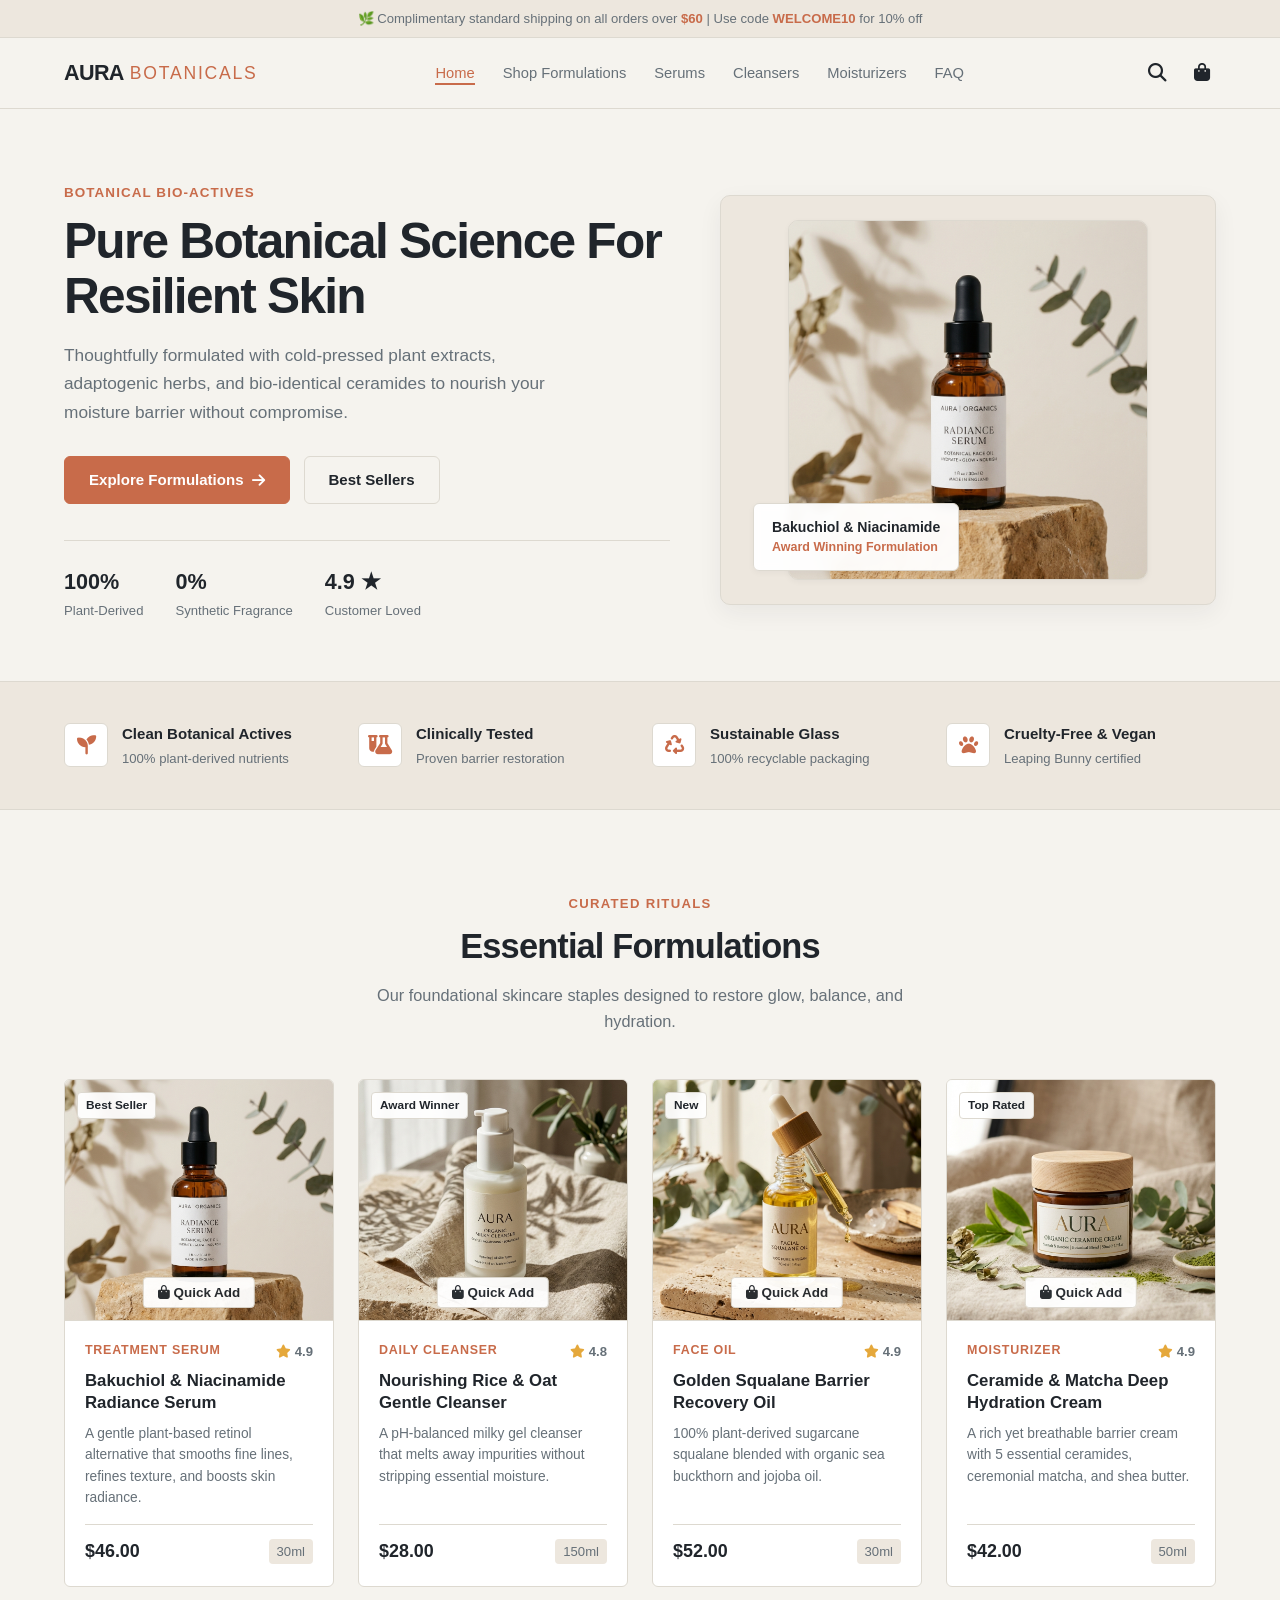
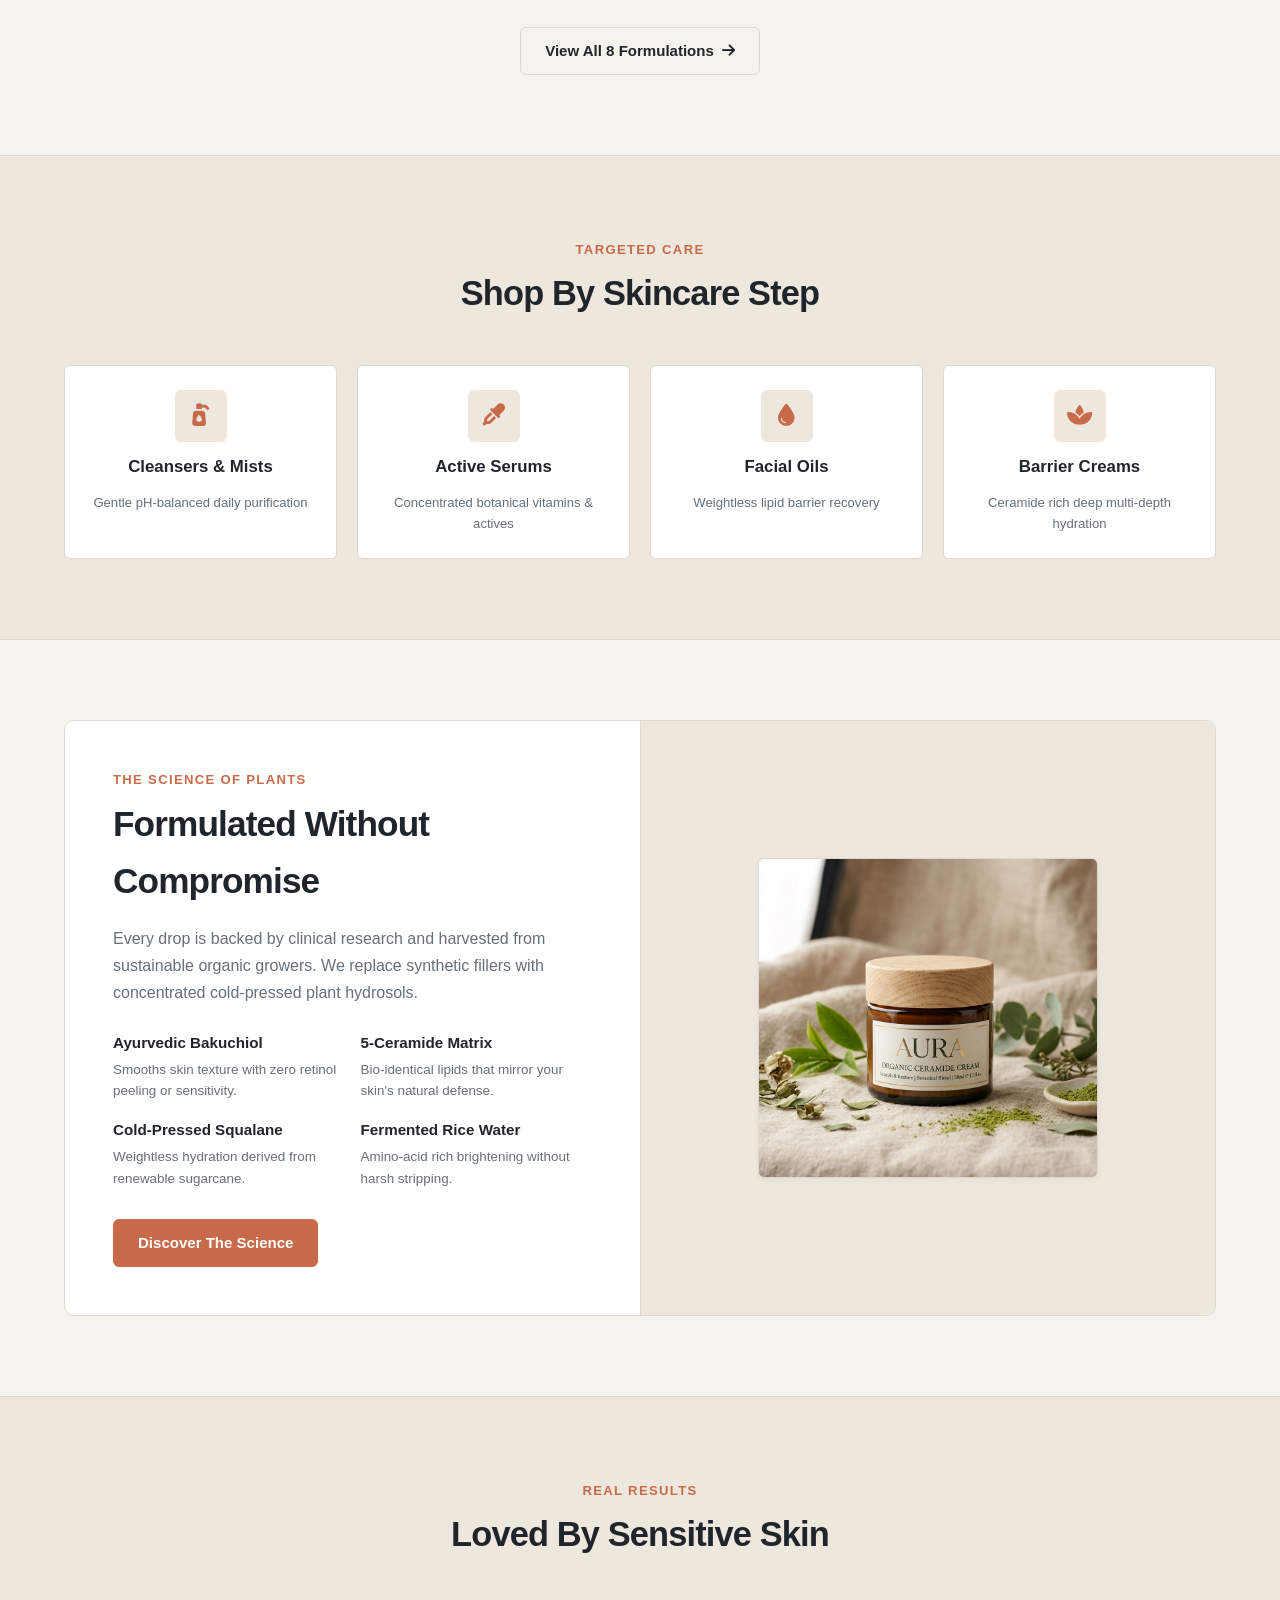
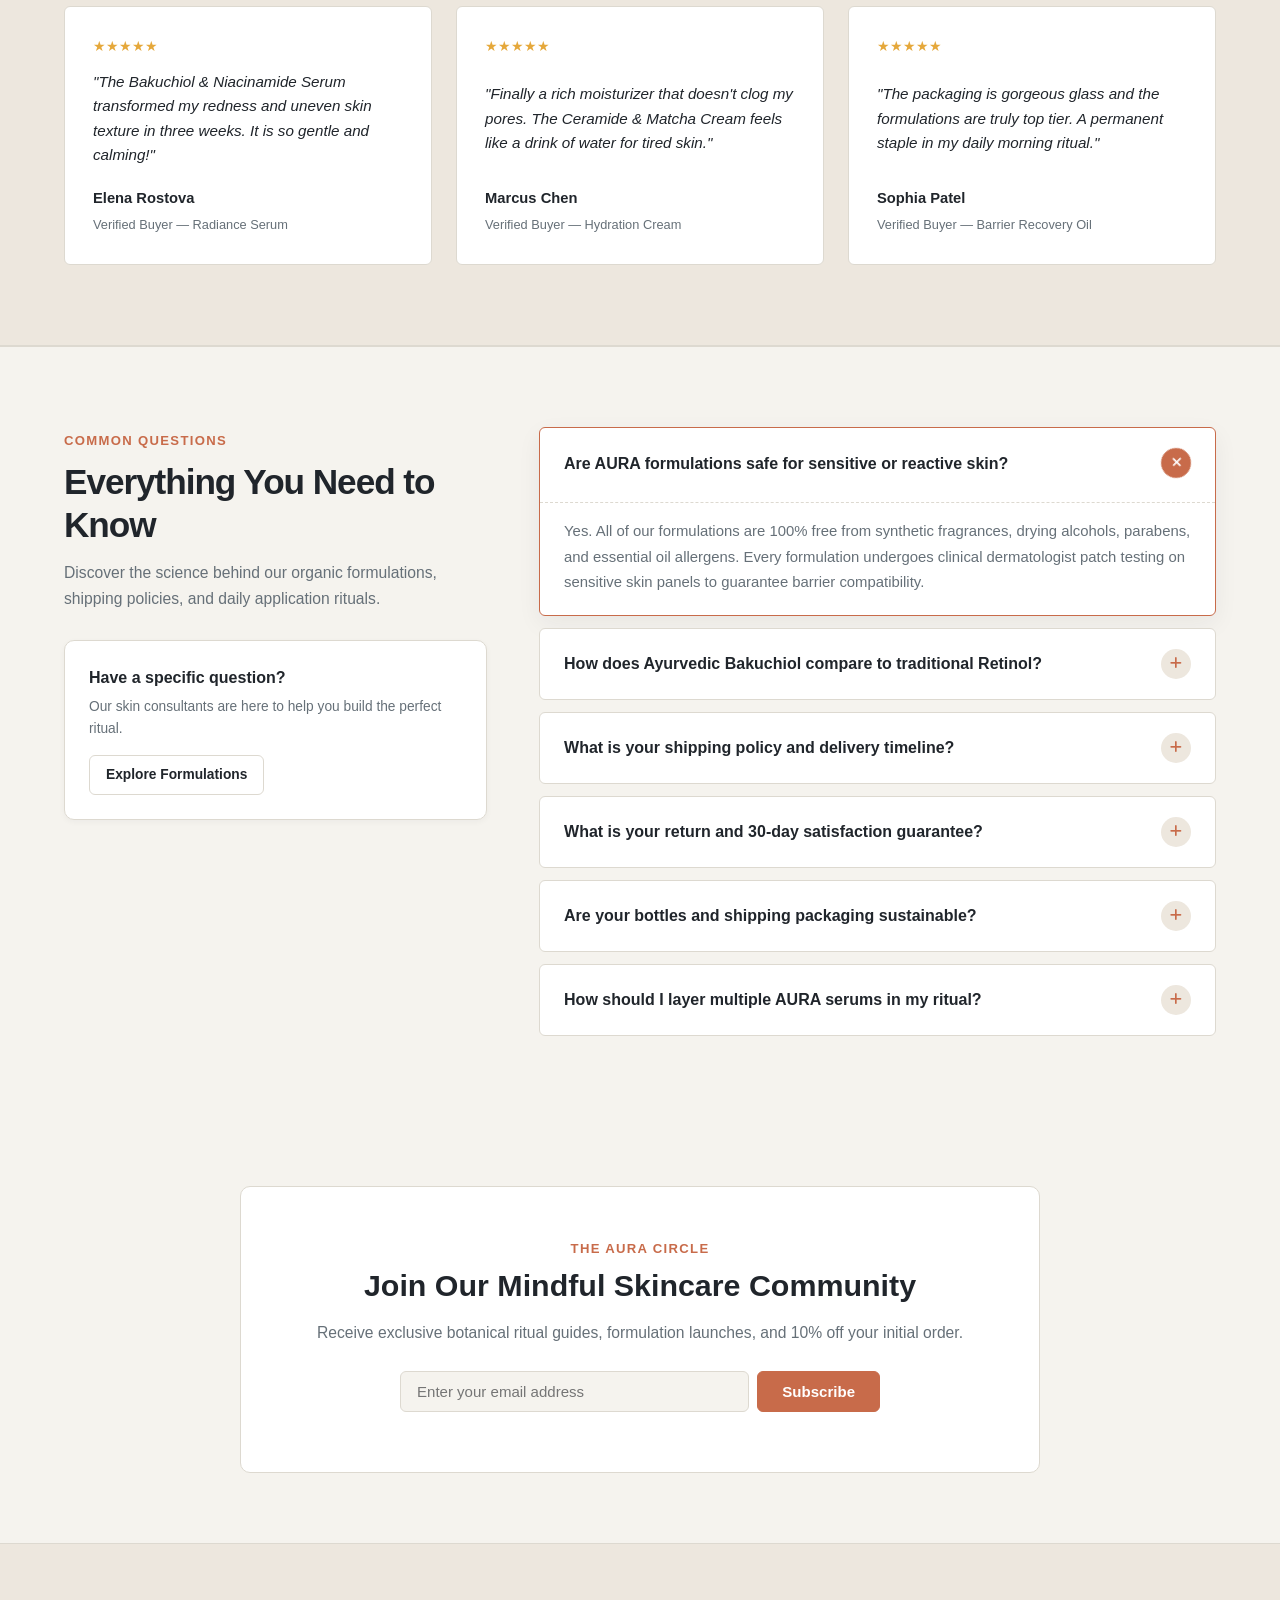
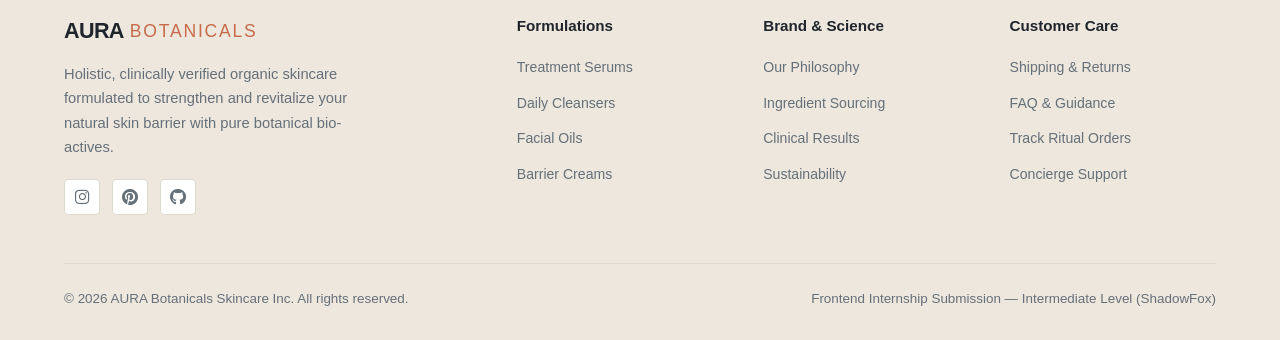
<file: index.html>
<!DOCTYPE html>
<html lang="en">

<head>
  <meta charset="UTF-8">
  <meta name="viewport" content="width=device-width, initial-scale=1.0">
  <title>AURA Botanicals | Organic Minimalist Skincare & Wellness</title>
  <meta name="description"
    content="AURA Botanicals crafts clean, clinically effective organic skincare formulations designed to nourish and protect your skin barrier.">

  <!-- Font Awesome Icons -->
  <link rel="stylesheet" href="https://cdnjs.cloudflare.com/ajax/libs/font-awesome/6.5.1/css/all.min.css">

  <!-- Stylesheet -->
  <link rel="stylesheet" href="css/style.css">
</head>

<body>

  <!-- 1. Announcement Top Bar -->
  <div class="announcement-bar">
    <div class="container">
      <span>🌿 Complimentary standard shipping on all orders over <strong>$60</strong> | Use code <strong>WELCOME10</strong> for 10% off</span>
    </div>
  </div>

  <!-- 2. Main Navigation Header -->
  <header class="header">
    <div class="container nav-container">
      <a href="index.html" class="logo">AURA <span>Botanicals</span></a>

      <nav class="nav-menu" id="desktopNav">
        <ul class="nav-list">
          <li><a href="index.html" class="nav-link active">Home</a></li>
          <li><a href="shop.html" class="nav-link">Shop Formulations</a></li>
          <li><a href="shop.html?category=serums" class="nav-link">Serums</a></li>
          <li><a href="shop.html?category=cleansers" class="nav-link">Cleansers</a></li>
          <li><a href="shop.html?category=moisturizers" class="nav-link">Moisturizers</a></li>
          <li><a href="#faq" class="nav-link">FAQ</a></li>
        </ul>
      </nav>

      <div class="nav-actions">
        <a href="shop.html" class="nav-action-btn" aria-label="Search Catalog"><i class="fa-solid fa-magnifying-glass"></i></a>
        <button type="button" class="nav-action-btn open-cart-btn" id="headerCartBtn" aria-label="Open Shopping Bag">
          <i class="fa-solid fa-bag-shopping"></i>
          <span class="cart-count-badge" id="headerCartCount" style="display: none;">0</span>
        </button>
        <button type="button" class="hamburger-btn" id="mobileMenuToggle" aria-label="Toggle Navigation Menu">
          <i class="fa-solid fa-bars"></i>
        </button>
      </div>
    </div>

    <!-- Mobile Drawer Menu -->
    <div class="mobile-nav-menu" id="mobileNavMenu">
      <ul class="mobile-nav-list">
        <li><a href="index.html" class="mobile-nav-link">Home</a></li>
        <li><a href="shop.html" class="mobile-nav-link">All Formulations</a></li>
        <li><a href="shop.html?category=serums" class="mobile-nav-link">Treatment Serums</a></li>
        <li><a href="shop.html?category=cleansers" class="mobile-nav-link">Daily Cleansers</a></li>
        <li><a href="shop.html?category=oils" class="mobile-nav-link">Botanical Oils</a></li>
        <li><a href="shop.html?category=moisturizers" class="mobile-nav-link">Barrier Creams</a></li>
        <li><a href="#faq" class="mobile-nav-link">FAQ</a></li>
      </ul>
    </div>
  </header>

  <main>
    <!-- 3. Hero Section -->
    <section class="hero-section">
      <div class="container hero-grid">
        <div class="hero-content">
          <span class="hero-tag">Botanical Bio-Actives</span>
          <h1 class="hero-title">Pure Botanical Science For Resilient Skin</h1>
          <p class="hero-text">
            Thoughtfully formulated with cold-pressed plant extracts, adaptogenic herbs, and bio-identical ceramides to
            nourish your moisture barrier without compromise.
          </p>
          <div class="hero-cta-group">
            <a href="shop.html" class="btn btn-primary">Explore Formulations <i class="fa-solid fa-arrow-right"></i></a>
            <a href="shop.html?category=serums" class="btn btn-secondary">Best Sellers</a>
          </div>

          <div class="hero-stats">
            <div class="stat-item">
              <h4>100%</h4>
              <p>Plant-Derived</p>
            </div>
            <div class="stat-item">
              <h4>0%</h4>
              <p>Synthetic Fragrance</p>
            </div>
            <div class="stat-item">
              <h4>4.9 ★</h4>
              <p>Customer Loved</p>
            </div>
          </div>
        </div>

        <div class="hero-visual-card">
          <img src="assets/hero-product.jpg" alt="AURA Radiance Serum" class="hero-visual-img" loading="eager">

          <div class="hero-floating-badge">
            <p class="floating-title">Bakuchiol & Niacinamide</p>
            <p class="floating-sub">Award Winning Formulation</p>
          </div>
        </div>
      </div>
    </section>

    <!-- 4. Brand Values Section -->
    <section class="values-section">
      <div class="container values-grid">
        <div class="value-item">
          <div class="value-icon"><i class="fa-solid fa-seedling"></i></div>
          <div class="value-info">
            <h4>Clean Botanical Actives</h4>
            <p>100% plant-derived nutrients</p>
          </div>
        </div>

        <div class="value-item">
          <div class="value-icon"><i class="fa-solid fa-flask-vial"></i></div>
          <div class="value-info">
            <h4>Clinically Tested</h4>
            <p>Proven barrier restoration</p>
          </div>
        </div>

        <div class="value-item">
          <div class="value-icon"><i class="fa-solid fa-recycle"></i></div>
          <div class="value-info">
            <h4>Sustainable Glass</h4>
            <p>100% recyclable packaging</p>
          </div>
        </div>

        <div class="value-item">
          <div class="value-icon"><i class="fa-solid fa-paw"></i></div>
          <div class="value-info">
            <h4>Cruelty-Free & Vegan</h4>
            <p>Leaping Bunny certified</p>
          </div>
        </div>
      </div>
    </section>

    <!-- 5. Featured Formulations -->
    <section class="section">
      <div class="container">
        <div class="section-title-wrap">
          <span class="section-subtitle">Curated Rituals</span>
          <h2 class="section-title">Essential Formulations</h2>
          <p class="section-desc">Our foundational skincare staples designed to restore glow, balance, and hydration.</p>
        </div>

        <div class="products-grid" id="homeFeaturedGrid">
          <!-- Rendered dynamically by main.js from PRODUCTS array -->
        </div>

        <div class="text-center" style="margin-top: 40px; text-align: center;">
          <a href="shop.html" class="btn btn-secondary">View All 8 Formulations <i class="fa-solid fa-arrow-right"></i></a>
        </div>
      </div>
    </section>

    <!-- 6. Category Exploration -->
    <section class="section categories-section">
      <div class="container">
        <div class="section-title-wrap">
          <span class="section-subtitle">Targeted Care</span>
          <h2 class="section-title">Shop By Skincare Step</h2>
        </div>

        <div class="categories-grid">
          <a href="shop.html?category=cleansers" class="category-card">
            <div class="category-icon"><i class="fa-solid fa-pump-soap"></i></div>
            <h3>Cleansers & Mists</h3>
            <p>Gentle pH-balanced daily purification</p>
          </a>

          <a href="shop.html?category=serums" class="category-card">
            <div class="category-icon"><i class="fa-solid fa-eye-dropper"></i></div>
            <h3>Active Serums</h3>
            <p>Concentrated botanical vitamins & actives</p>
          </a>

          <a href="shop.html?category=oils" class="category-card">
            <div class="category-icon"><i class="fa-solid fa-droplet"></i></div>
            <h3>Facial Oils</h3>
            <p>Weightless lipid barrier recovery</p>
          </a>

          <a href="shop.html?category=moisturizers" class="category-card">
            <div class="category-icon"><i class="fa-solid fa-spa"></i></div>
            <h3>Barrier Creams</h3>
            <p>Ceramide rich deep multi-depth hydration</p>
          </a>
        </div>
      </div>
    </section>

    <!-- 7. Botanical Science Spotlight -->
    <section class="section spotlight-section">
      <div class="container">
        <div class="spotlight-card">
          <div class="spotlight-content">
            <span class="section-subtitle">The Science of Plants</span>
            <h2 class="spotlight-title">Formulated Without Compromise</h2>
            <p class="spotlight-text">
              Every drop is backed by clinical research and harvested from sustainable organic growers. We replace
              synthetic fillers with concentrated cold-pressed plant hydrosols.
            </p>

            <div class="spotlight-pillars">
              <div class="pillar-item">
                <h5>Ayurvedic Bakuchiol</h5>
                <p>Smooths skin texture with zero retinol peeling or sensitivity.</p>
              </div>
              <div class="pillar-item">
                <h5>5-Ceramide Matrix</h5>
                <p>Bio-identical lipids that mirror your skin's natural defense.</p>
              </div>
              <div class="pillar-item">
                <h5>Cold-Pressed Squalane</h5>
                <p>Weightless hydration derived from renewable sugarcane.</p>
              </div>
              <div class="pillar-item">
                <h5>Fermented Rice Water</h5>
                <p>Amino-acid rich brightening without harsh stripping.</p>
              </div>
            </div>

            <div>
              <a href="shop.html" class="btn btn-primary">Discover The Science</a>
            </div>
          </div>

          <div class="spotlight-media">
            <img src="assets/aura-04.jpg" alt="AURA Ceramide Matcha Cream" class="spotlight-img" loading="lazy">
          </div>
        </div>
      </div>
    </section>

    <!-- 8. Customer Reviews & Press -->
    <section class="section testimonials-section">
      <div class="container">
        <div class="section-title-wrap">
          <span class="section-subtitle">Real Results</span>
          <h2 class="section-title">Loved By Sensitive Skin</h2>
        </div>

        <div class="testimonials-grid">
          <div class="testimonial-card">
            <div class="test-stars">★★★★★</div>
            <p class="test-quote">
              "The Bakuchiol & Niacinamide Serum transformed my redness and uneven skin texture in three weeks. It is so
              gentle and calming!"
            </p>
            <div class="test-author">
              <h5>Elena Rostova</h5>
              <span>Verified Buyer — Radiance Serum</span>
            </div>
          </div>

          <div class="testimonial-card">
            <div class="test-stars">★★★★★</div>
            <p class="test-quote">
              "Finally a rich moisturizer that doesn't clog my pores. The Ceramide & Matcha Cream feels like a drink of
              water for tired skin."
            </p>
            <div class="test-author">
              <h5>Marcus Chen</h5>
              <span>Verified Buyer — Hydration Cream</span>
            </div>
          </div>

          <div class="testimonial-card">
            <div class="test-stars">★★★★★</div>
            <p class="test-quote">
              "The packaging is gorgeous glass and the formulations are truly top tier. A permanent staple in my daily
              morning ritual."
            </p>
            <div class="test-author">
              <h5>Sophia Patel</h5>
              <span>Verified Buyer — Barrier Recovery Oil</span>
            </div>
          </div>
        </div>
      </div>
    </section>

    <!-- 9. Frequently Asked Questions (FAQ) Section -->
    <section id="faq" class="section faq-section">
      <div class="container faq-layout">
        <!-- Left: FAQ Header & Support Box -->
        <div class="faq-sidebar">
          <span class="section-subtitle">Common Questions</span>
          <h2 class="section-title">Everything You Need to Know</h2>
          <p class="faq-sidebar-text">
            Discover the science behind our organic formulations, shipping policies, and daily application rituals.
          </p>
          <div class="faq-support-card">
            <h5>Have a specific question?</h5>
            <p>Our skin consultants are here to help you build the perfect ritual.</p>
            <a href="shop.html" class="btn btn-secondary btn-sm">Explore Formulations</a>
          </div>
        </div>

        <!-- Right: Elegant Stacked Accordions -->
        <div class="faq-accordion-list">
          <!-- FAQ 1 -->
          <details class="faq-item" open>
            <summary class="faq-question">
              <span>Are AURA formulations safe for sensitive or reactive skin?</span>
              <span class="faq-icon"><i class="fa-solid fa-plus"></i></span>
            </summary>
            <div class="faq-answer">
              <p>Yes. All of our formulations are 100% free from synthetic fragrances, drying alcohols, parabens, and essential oil allergens. Every formulation undergoes clinical dermatologist patch testing on sensitive skin panels to guarantee barrier compatibility.</p>
            </div>
          </details>

          <!-- FAQ 2 -->
          <details class="faq-item">
            <summary class="faq-question">
              <span>How does Ayurvedic Bakuchiol compare to traditional Retinol?</span>
              <span class="faq-icon"><i class="fa-solid fa-plus"></i></span>
            </summary>
            <div class="faq-answer">
              <p>Bakuchiol stimulates cellular turnover and collagen synthesis similarly to retinol. However, it does not cause redness, peeling, or sun sensitivity, making it gentle enough for sensitive skin and safe for both morning and evening routines.</p>
            </div>
          </details>

          <!-- FAQ 3 -->
          <details class="faq-item">
            <summary class="faq-question">
              <span>What is your shipping policy and delivery timeline?</span>
              <span class="faq-icon"><i class="fa-solid fa-plus"></i></span>
            </summary>
            <div class="faq-answer">
              <p>We offer <strong>Complimentary Standard Shipping</strong> on all domestic orders over $60. Standard orders ship within 24 hours and arrive within 2–4 business days. Flat-rate $5.00 shipping applies to orders under $60.</p>
            </div>
          </details>

          <!-- FAQ 4 -->
          <details class="faq-item">
            <summary class="faq-question">
              <span>What is your return and 30-day satisfaction guarantee?</span>
              <span class="faq-icon"><i class="fa-solid fa-plus"></i></span>
            </summary>
            <div class="faq-answer">
              <p>We stand behind every bottle. If you are not completely satisfied with your botanical results within 30 days of delivery, contact our concierge team for a full refund or complimentary product exchange.</p>
            </div>
          </details>

          <!-- FAQ 5 -->
          <details class="faq-item">
            <summary class="faq-question">
              <span>Are your bottles and shipping packaging sustainable?</span>
              <span class="faq-icon"><i class="fa-solid fa-plus"></i></span>
            </summary>
            <div class="faq-answer">
              <p>Yes. We package all formulations in UV-protective amber and frosted glass bottles that are 100% infinitely recyclable. All shipping boxes are made from 100% post-consumer recycled paper and printed with non-toxic vegetable inks.</p>
            </div>
          </details>

          <!-- FAQ 6 -->
          <details class="faq-item">
            <summary class="faq-question">
              <span>How should I layer multiple AURA serums in my ritual?</span>
              <span class="faq-icon"><i class="fa-solid fa-plus"></i></span>
            </summary>
            <div class="faq-answer">
              <p>Always apply products from thinnest to thickest texture: cleanse first, apply your active serum (like Vitamin C in the AM or Bakuchiol in the PM), follow with your Ceramide Cream, and seal with 2–3 drops of Facial Squalane Oil.</p>
            </div>
          </details>
        </div>
      </div>
    </section>

    <!-- 10. Newsletter Subscription -->
    <section class="newsletter-section">
      <div class="container">
        <div class="newsletter-card">
          <span class="section-subtitle">The AURA Circle</span>
          <h2>Join Our Mindful Skincare Community</h2>
          <p>Receive exclusive botanical ritual guides, formulation launches, and 10% off your initial order.</p>

          <form class="newsletter-form" id="newsletterForm">
            <input type="email" id="newsletterEmail" placeholder="Enter your email address" required aria-label="Email for newsletter">
            <button type="submit" class="btn btn-primary">Subscribe</button>
          </form>
          <p class="newsletter-success" id="newsletterSuccess">Welcome to AURA Botanicals! Check your inbox for your 10% discount code.</p>
        </div>
      </div>
    </section>
  </main>

  <!-- Slide-out Cart Drawer (Interactive Drawer - opens on bag click or add to bag) -->
  <div class="cart-overlay" id="cartOverlay"></div>
  <aside class="cart-drawer" id="cartDrawer" aria-label="Shopping Bag">
    <div class="cart-drawer-header">
      <h3>Your Bag</h3>
      <button type="button" class="close-cart-btn" id="closeCartBtn" aria-label="Close Shopping Bag">
        <i class="fa-solid fa-xmark"></i>
      </button>
    </div>

    <!-- Free Shipping Progress Tracker -->
    <div class="cart-shipping-banner">
      <p class="shipping-text" id="cartShippingText">Free shipping on orders over <strong>$60.00</strong></p>
      <div class="shipping-progress-wrap">
        <div class="shipping-progress-bar" id="cartShippingBar"></div>
      </div>
    </div>

    <div class="cart-drawer-body">
      <!-- Empty State -->
      <div class="cart-empty-state" id="cartDrawerEmpty">
        <i class="fa-solid fa-bag-shopping"></i>
        <h4>Your bag is currently empty</h4>
        <p>Explore our organic botanical formulations to find your daily ritual.</p>
        <a href="shop.html" class="btn btn-primary" onclick="closeCartDrawer()">Shop Formulations</a>
      </div>

      <!-- Items List Container -->
      <div class="cart-items-list" id="cartDrawerItems"></div>
    </div>

    <!-- Footer Summary & Checkout -->
    <div class="cart-drawer-footer" id="cartDrawerFooter" style="display: none;">
      <form class="promo-form" id="promoCodeForm">
        <input type="text" id="promoCodeInput" placeholder="Promo code (e.g. WELCOME10)">
        <button type="submit" class="btn btn-secondary btn-sm">Apply</button>
      </form>
      <p class="promo-msg" id="promoMsg"></p>

      <div class="cart-summary-row">
        <span>Estimated Total</span>
        <span id="cartDrawerSubtotal">$0.00</span>
      </div>

      <button type="button" class="btn btn-primary checkout-btn" id="checkoutBtn">
        Proceed to Checkout <i class="fa-solid fa-arrow-right"></i>
      </button>
    </div>
  </aside>

  <!-- Simulated Checkout Modal (Interactive Modal - opens on checkout click) -->
  <div class="modal-overlay" id="checkoutModal">
    <div class="checkout-modal-card">
      <button type="button" class="close-modal-btn" id="closeCheckoutBtn" aria-label="Close Modal">
        <i class="fa-solid fa-xmark"></i>
      </button>

      <div id="checkoutFormState">
        <span class="section-subtitle">Secure Order</span>
        <h3 style="margin-top: 4px; font-size: 1.4rem;">Checkout Simulation</h3>
        <p style="color: var(--text-secondary); font-size: 0.88rem; margin-top: 4px;">Enter delivery details to complete your order.</p>

        <form class="checkout-form" id="simulatedCheckoutForm">
          <div class="form-row">
            <div class="form-group">
              <label for="cFirstName">First Name</label>
              <input type="text" id="cFirstName" required placeholder="Jane">
            </div>
            <div class="form-group">
              <label for="cLastName">Last Name</label>
              <input type="text" id="cLastName" required placeholder="Doe">
            </div>
          </div>

          <div class="form-group">
            <label for="cEmail">Email Address</label>
            <input type="email" id="cEmail" required placeholder="jane@example.com">
          </div>

          <div class="form-group">
            <label for="cAddress">Shipping Address</label>
            <input type="text" id="cAddress" required placeholder="123 Botanical Way">
          </div>

          <div class="form-row">
            <div class="form-group">
              <label for="cCity">City</label>
              <input type="text" id="cCity" required placeholder="San Francisco">
            </div>
            <div class="form-group">
              <label for="cZip">Postal Code</label>
              <input type="text" id="cZip" required placeholder="94103">
            </div>
          </div>

          <div class="form-group">
            <label for="cPayment">Payment Method</label>
            <select id="cPayment" required>
              <option value="card">Credit / Debit Card</option>
              <option value="applepay">Apple Pay / Google Pay</option>
              <option value="cod">Cash on Delivery</option>
            </select>
          </div>

          <button type="submit" class="btn btn-primary" style="margin-top: 10px;">Place Simulated Order</button>
        </form>
      </div>

      <div id="checkoutSuccessState" class="checkout-success-state">
        <i class="fa-solid fa-circle-check"></i>
        <h3>Order Confirmed!</h3>
        <p>Thank you for shopping with AURA Botanicals. Your botanical formulations are being freshly prepared.</p>
        <button type="button" class="btn btn-primary" onclick="window.location.href='index.html'">Return to Storefront</button>
      </div>
    </div>
  </div>

  <!-- 11. Main Footer -->
  <footer class="footer">
    <div class="container">
      <div class="footer-grid">
        <div class="footer-brand">
          <a href="index.html" class="logo">AURA <span>Botanicals</span></a>
          <p>
            Holistic, clinically verified organic skincare formulated to strengthen and revitalize your natural skin
            barrier with pure botanical bio-actives.
          </p>
          <div class="footer-socials">
            <a href="https://instagram.com" target="_blank" rel="noopener noreferrer" aria-label="Instagram"><i class="fa-brands fa-instagram"></i></a>
            <a href="https://pinterest.com" target="_blank" rel="noopener noreferrer" aria-label="Pinterest"><i class="fa-brands fa-pinterest"></i></a>
            <a href="https://github.com/EL-STRIX" target="_blank" rel="noopener noreferrer" aria-label="GitHub"><i class="fa-brands fa-github"></i></a>
          </div>
        </div>

        <div class="footer-column">
          <h4>Formulations</h4>
          <ul>
            <li><a href="shop.html?category=serums">Treatment Serums</a></li>
            <li><a href="shop.html?category=cleansers">Daily Cleansers</a></li>
            <li><a href="shop.html?category=oils">Facial Oils</a></li>
            <li><a href="shop.html?category=moisturizers">Barrier Creams</a></li>
          </ul>
        </div>

        <div class="footer-column">
          <h4>Brand & Science</h4>
          <ul>
            <li><a href="index.html">Our Philosophy</a></li>
            <li><a href="index.html">Ingredient Sourcing</a></li>
            <li><a href="index.html">Clinical Results</a></li>
            <li><a href="index.html">Sustainability</a></li>
          </ul>
        </div>

        <div class="footer-column">
          <h4>Customer Care</h4>
          <ul>
            <li><a href="#faq">Shipping & Returns</a></li>
            <li><a href="#faq">FAQ & Guidance</a></li>
            <li><a href="shop.html">Track Ritual Orders</a></li>
            <li><a href="mailto:concierge@aurabotanicals.com">Concierge Support</a></li>
          </ul>
        </div>
      </div>

      <div class="footer-bottom">
        <p>&copy; <span id="copyrightYear"></span> AURA Botanicals Skincare Inc. All rights reserved.</p>
        <p>Frontend Internship Submission — Intermediate Level (ShadowFox)</p>
      </div>
    </div>
  </footer>

  <!-- Scripts -->
  <script src="js/products.js"></script>
  <script src="js/cart.js"></script>
  <script src="js/main.js"></script>
</body>

</html>
</file>
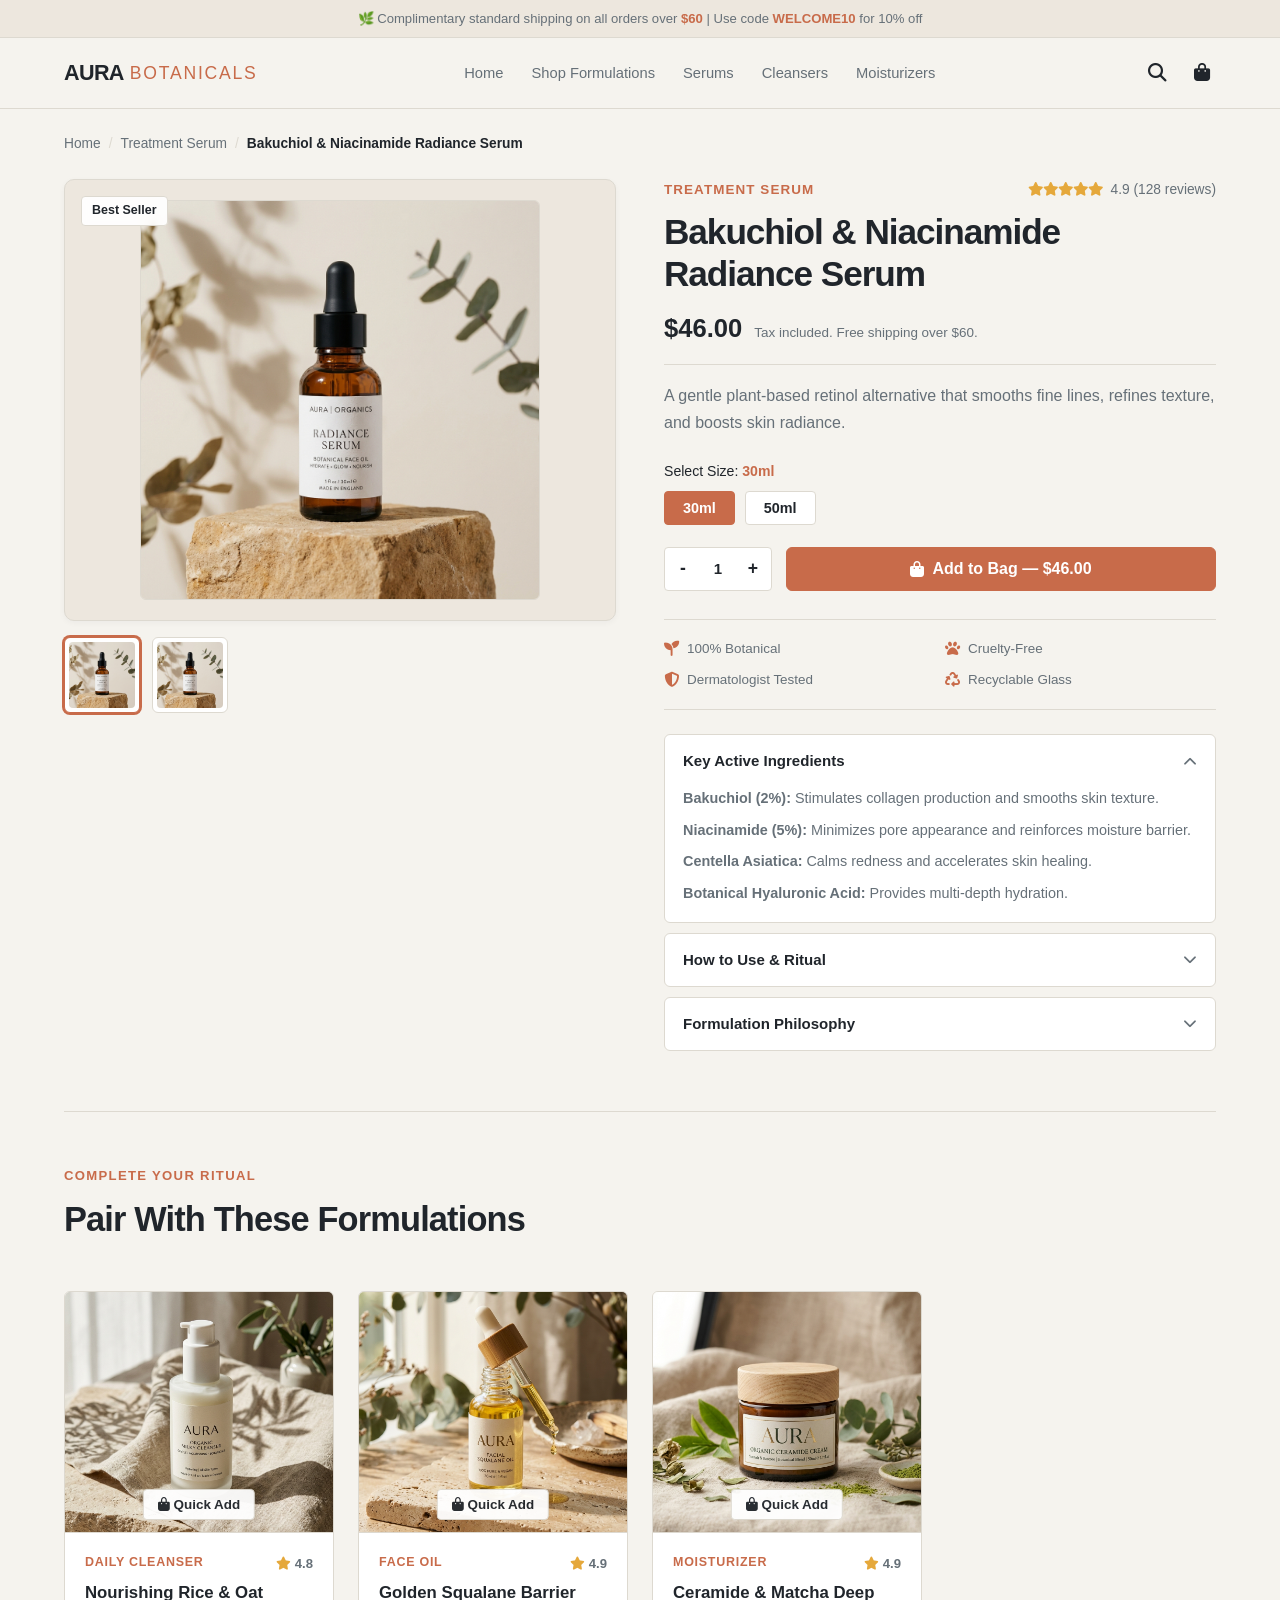
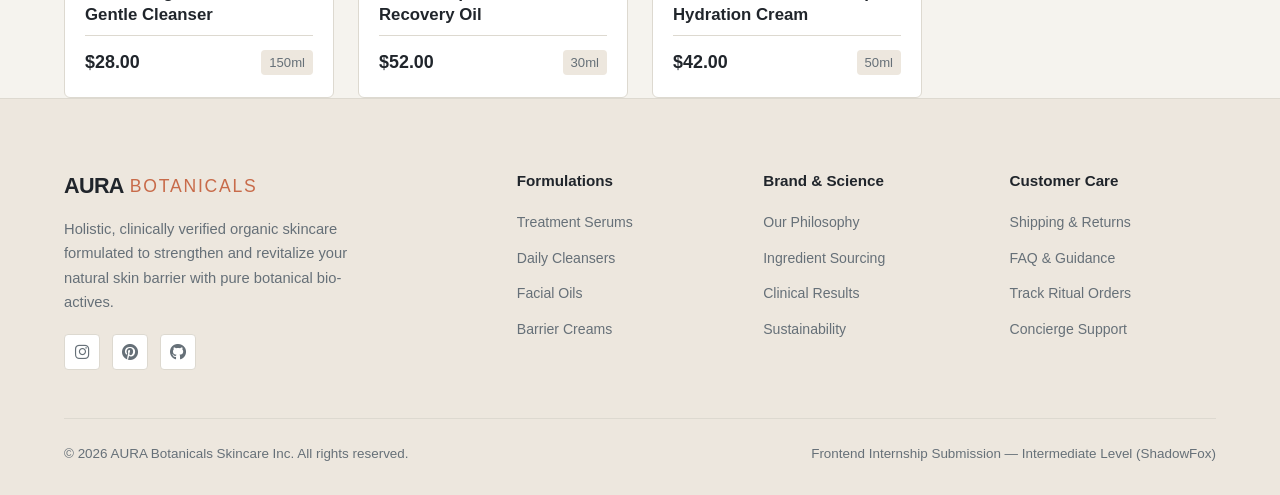
<file: product.html>
<!DOCTYPE html>
<html lang="en">

<head>
  <meta charset="UTF-8">
  <meta name="viewport" content="width=device-width, initial-scale=1.0">
  <title>Product Details | AURA Botanicals</title>
  <meta name="description"
    content="Discover the botanical ingredients, clinical benefits, and daily ritual instructions for this AURA Botanicals formulation.">

  <!-- Font Awesome Icons -->
  <link rel="stylesheet" href="https://cdnjs.cloudflare.com/ajax/libs/font-awesome/6.5.1/css/all.min.css">

  <!-- Stylesheet -->
  <link rel="stylesheet" href="css/style.css">
</head>

<body>

  <!-- 1. Announcement Top Bar -->
  <div class="announcement-bar">
    <div class="container">
      <span>🌿 Complimentary standard shipping on all orders over <strong>$60</strong> | Use code <strong>WELCOME10</strong> for 10% off</span>
    </div>
  </div>

  <!-- 2. Main Navigation Header -->
  <header class="header">
    <div class="container nav-container">
      <a href="index.html" class="logo">AURA <span>Botanicals</span></a>

      <nav class="nav-menu" id="desktopNav">
        <ul class="nav-list">
          <li><a href="index.html" class="nav-link">Home</a></li>
          <li><a href="shop.html" class="nav-link">Shop Formulations</a></li>
          <li><a href="shop.html?category=serums" class="nav-link">Serums</a></li>
          <li><a href="shop.html?category=cleansers" class="nav-link">Cleansers</a></li>
          <li><a href="shop.html?category=moisturizers" class="nav-link">Moisturizers</a></li>
        </ul>
      </nav>

      <div class="nav-actions">
        <a href="shop.html" class="nav-action-btn" aria-label="Search Catalog"><i class="fa-solid fa-magnifying-glass"></i></a>
        <button type="button" class="nav-action-btn open-cart-btn" aria-label="Open Shopping Bag">
          <i class="fa-solid fa-bag-shopping"></i>
          <span class="cart-count-badge" style="display: none;">0</span>
        </button>
        <button type="button" class="hamburger-btn" id="mobileMenuToggle" aria-label="Toggle Navigation Menu">
          <i class="fa-solid fa-bars"></i>
        </button>
      </div>
    </div>

    <!-- Mobile Drawer Menu -->
    <div class="mobile-nav-menu" id="mobileNavMenu">
      <ul class="mobile-nav-list">
        <li><a href="index.html" class="mobile-nav-link">Home</a></li>
        <li><a href="shop.html" class="mobile-nav-link">All Formulations</a></li>
        <li><a href="shop.html?category=serums" class="mobile-nav-link">Treatment Serums</a></li>
        <li><a href="shop.html?category=cleansers" class="mobile-nav-link">Daily Cleansers</a></li>
        <li><a href="shop.html?category=oils" class="mobile-nav-link">Botanical Oils</a></li>
        <li><a href="shop.html?category=moisturizers" class="mobile-nav-link">Barrier Creams</a></li>
      </ul>
    </div>
  </header>

  <main>
    <!-- 3. Dynamic Product Detail Container -->
    <div class="container" id="productDetailContainer">
      <!-- Injected and rendered dynamically by js/product-detail.js -->
    </div>
  </main>

  <!-- 4. Slide-out Cart Drawer -->
  <div class="cart-overlay" id="cartOverlay"></div>
  <aside class="cart-drawer" id="cartDrawer" aria-label="Shopping Bag">
    <div class="cart-drawer-header">
      <h3>Your Bag</h3>
      <button type="button" class="close-cart-btn" id="closeCartBtn" aria-label="Close Shopping Bag">
        <i class="fa-solid fa-xmark"></i>
      </button>
    </div>

    <!-- Free Shipping Progress Tracker -->
    <div class="cart-shipping-banner">
      <p class="shipping-text" id="cartShippingText">Free shipping on orders over <strong>$60.00</strong></p>
      <div class="shipping-progress-wrap">
        <div class="shipping-progress-bar" id="cartShippingBar"></div>
      </div>
    </div>

    <div class="cart-drawer-body">
      <!-- Empty State -->
      <div class="cart-empty-state" id="cartDrawerEmpty">
        <i class="fa-solid fa-bag-shopping"></i>
        <h4>Your bag is currently empty</h4>
        <p>Explore our organic botanical formulations to find your daily ritual.</p>
        <button type="button" class="btn btn-primary" onclick="closeCartDrawer()">Continue Browsing</button>
      </div>

      <!-- Items List Container -->
      <div class="cart-items-list" id="cartDrawerItems"></div>
    </div>

    <!-- Footer Summary & Checkout -->
    <div class="cart-drawer-footer" id="cartDrawerFooter" style="display: none;">
      <form class="promo-form" id="promoCodeForm">
        <input type="text" id="promoCodeInput" placeholder="Promo code (e.g. WELCOME10)">
        <button type="submit" class="btn btn-secondary btn-sm">Apply</button>
      </form>
      <p class="promo-msg" id="promoMsg"></p>

      <div class="cart-summary-row">
        <span>Estimated Total</span>
        <span id="cartDrawerSubtotal">$0.00</span>
      </div>

      <button type="button" class="btn btn-primary checkout-btn" id="checkoutBtn">
        Proceed to Checkout <i class="fa-solid fa-arrow-right"></i>
      </button>
    </div>
  </aside>

  <!-- 5. Simulated Checkout Modal -->
  <div class="modal-overlay" id="checkoutModal">
    <div class="checkout-modal-card">
      <button type="button" class="close-modal-btn" id="closeCheckoutBtn" aria-label="Close Modal">
        <i class="fa-solid fa-xmark"></i>
      </button>

      <div id="checkoutFormState">
        <span class="section-subtitle">Secure Order</span>
        <h3 style="margin-top: 4px; font-size: 1.4rem;">Checkout Simulation</h3>
        <p style="color: var(--text-secondary); font-size: 0.88rem; margin-top: 4px;">Enter delivery details to complete your order.</p>

        <form class="checkout-form" id="simulatedCheckoutForm">
          <div class="form-row">
            <div class="form-group">
              <label for="cFirstName">First Name</label>
              <input type="text" id="cFirstName" required placeholder="Jane">
            </div>
            <div class="form-group">
              <label for="cLastName">Last Name</label>
              <input type="text" id="cLastName" required placeholder="Doe">
            </div>
          </div>

          <div class="form-group">
            <label for="cEmail">Email Address</label>
            <input type="email" id="cEmail" required placeholder="jane@example.com">
          </div>

          <div class="form-group">
            <label for="cAddress">Shipping Address</label>
            <input type="text" id="cAddress" required placeholder="123 Botanical Way">
          </div>

          <div class="form-row">
            <div class="form-group">
              <label for="cCity">City</label>
              <input type="text" id="cCity" required placeholder="San Francisco">
            </div>
            <div class="form-group">
              <label for="cZip">Postal Code</label>
              <input type="text" id="cZip" required placeholder="94103">
            </div>
          </div>

          <div class="form-group">
            <label for="cPayment">Payment Method</label>
            <select id="cPayment" required>
              <option value="card">Credit / Debit Card</option>
              <option value="applepay">Apple Pay / Google Pay</option>
              <option value="cod">Cash on Delivery</option>
            </select>
          </div>

          <button type="submit" class="btn btn-primary" style="margin-top: 10px;">Place Simulated Order</button>
        </form>
      </div>

      <div id="checkoutSuccessState" class="checkout-success-state">
        <i class="fa-solid fa-circle-check"></i>
        <h3>Order Confirmed!</h3>
        <p>Thank you for shopping with AURA Botanicals. Your botanical formulations are being freshly prepared.</p>
        <button type="button" class="btn btn-primary" onclick="window.location.href='shop.html'">Continue Shopping</button>
      </div>
    </div>
  </div>

  <!-- 6. Main Footer -->
  <footer class="footer">
    <div class="container">
      <div class="footer-grid">
        <div class="footer-brand">
          <a href="index.html" class="logo">AURA <span>Botanicals</span></a>
          <p>
            Holistic, clinically verified organic skincare formulated to strengthen and revitalize your natural skin
            barrier with pure botanical bio-actives.
          </p>
          <div class="footer-socials">
            <a href="https://instagram.com" target="_blank" rel="noopener noreferrer" aria-label="Instagram"><i class="fa-brands fa-instagram"></i></a>
            <a href="https://pinterest.com" target="_blank" rel="noopener noreferrer" aria-label="Pinterest"><i class="fa-brands fa-pinterest"></i></a>
            <a href="https://github.com/EL-STRIX" target="_blank" rel="noopener noreferrer" aria-label="GitHub"><i class="fa-brands fa-github"></i></a>
          </div>
        </div>

        <div class="footer-column">
          <h4>Formulations</h4>
          <ul>
            <li><a href="shop.html?category=serums">Treatment Serums</a></li>
            <li><a href="shop.html?category=cleansers">Daily Cleansers</a></li>
            <li><a href="shop.html?category=oils">Facial Oils</a></li>
            <li><a href="shop.html?category=moisturizers">Barrier Creams</a></li>
          </ul>
        </div>

        <div class="footer-column">
          <h4>Brand & Science</h4>
          <ul>
            <li><a href="index.html">Our Philosophy</a></li>
            <li><a href="index.html">Ingredient Sourcing</a></li>
            <li><a href="index.html">Clinical Results</a></li>
            <li><a href="index.html">Sustainability</a></li>
          </ul>
        </div>

        <div class="footer-column">
          <h4>Customer Care</h4>
          <ul>
            <li><a href="index.html#faq">Shipping & Returns</a></li>
            <li><a href="index.html#faq">FAQ & Guidance</a></li>
            <li><a href="shop.html">Track Ritual Orders</a></li>
            <li><a href="mailto:concierge@aurabotanicals.com">Concierge Support</a></li>
          </ul>
        </div>
      </div>

      <div class="footer-bottom">
        <p>&copy; <span id="copyrightYear"></span> AURA Botanicals Skincare Inc. All rights reserved.</p>
        <p>Frontend Internship Submission — Intermediate Level (ShadowFox)</p>
      </div>
    </div>
  </footer>

  <!-- Scripts -->
  <script src="js/products.js"></script>
  <script src="js/cart.js"></script>
  <script src="js/product-detail.js"></script>
  <script src="js/main.js"></script>
</body>

</html>
</file>
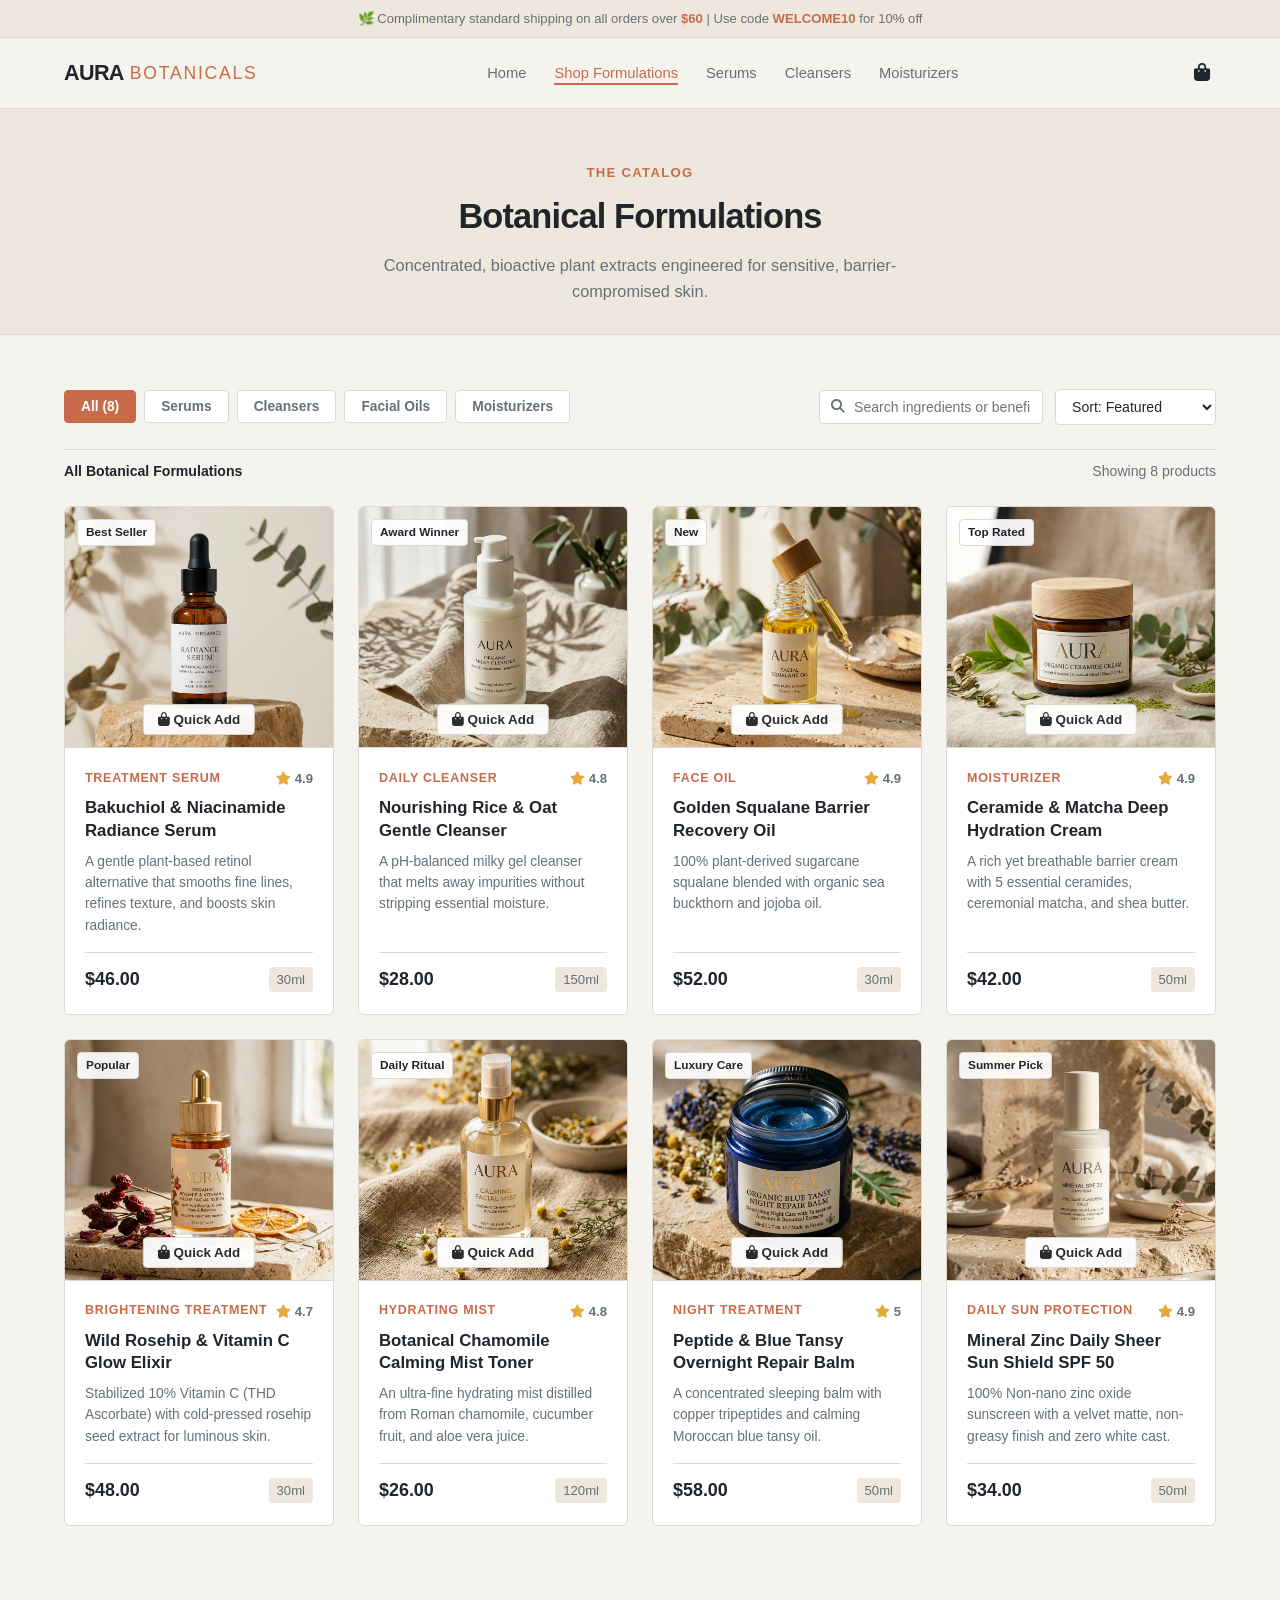
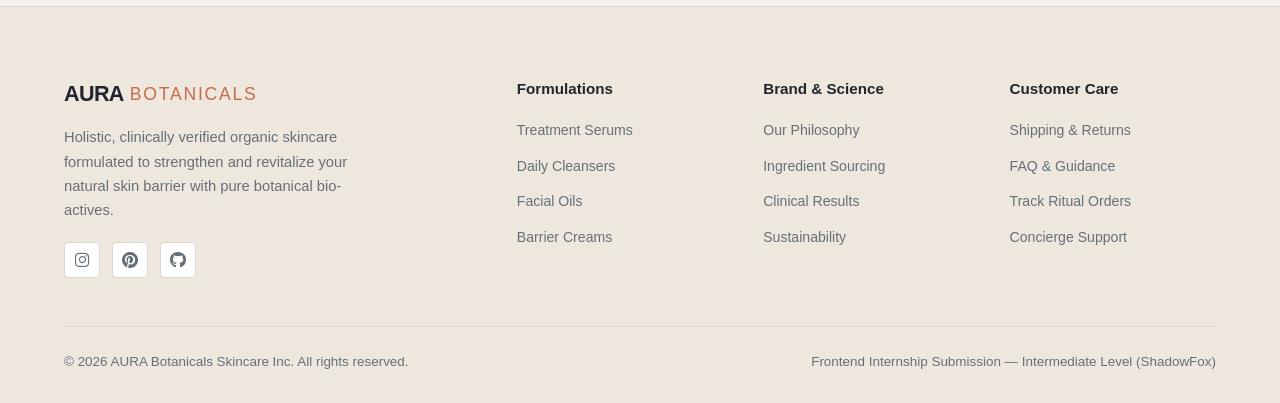
<file: shop.html>
<!DOCTYPE html>
<html lang="en">

<head>
  <meta charset="UTF-8">
  <meta name="viewport" content="width=device-width, initial-scale=1.0">
  <title>Shop Botanical Formulations | AURA Botanicals</title>
  <meta name="description"
    content="Explore our complete line of organic plant-powered skincare formulations including active serums, gentle cleansers, and barrier restorative creams.">

  <!-- Font Awesome Icons -->
  <link rel="stylesheet" href="https://cdnjs.cloudflare.com/ajax/libs/font-awesome/6.5.1/css/all.min.css">

  <!-- Stylesheet -->
  <link rel="stylesheet" href="css/style.css">
</head>

<body>

  <!-- 1. Announcement Top Bar -->
  <div class="announcement-bar">
    <div class="container">
      <span>🌿 Complimentary standard shipping on all orders over <strong>$60</strong> | Use code <strong>WELCOME10</strong> for 10% off</span>
    </div>
  </div>

  <!-- 2. Main Navigation Header -->
  <header class="header">
    <div class="container nav-container">
      <a href="index.html" class="logo">AURA <span>Botanicals</span></a>

      <nav class="nav-menu" id="desktopNav">
        <ul class="nav-list">
          <li><a href="index.html" class="nav-link">Home</a></li>
          <li><a href="shop.html" class="nav-link active">Shop Formulations</a></li>
          <li><a href="shop.html?category=serums" class="nav-link">Serums</a></li>
          <li><a href="shop.html?category=cleansers" class="nav-link">Cleansers</a></li>
          <li><a href="shop.html?category=moisturizers" class="nav-link">Moisturizers</a></li>
        </ul>
      </nav>

      <div class="nav-actions">
        <button type="button" class="nav-action-btn open-cart-btn" aria-label="Open Shopping Bag">
          <i class="fa-solid fa-bag-shopping"></i>
          <span class="cart-count-badge" style="display: none;">0</span>
        </button>
        <button type="button" class="hamburger-btn" id="mobileMenuToggle" aria-label="Toggle Navigation Menu">
          <i class="fa-solid fa-bars"></i>
        </button>
      </div>
    </div>

    <!-- Mobile Drawer Menu -->
    <div class="mobile-nav-menu" id="mobileNavMenu">
      <ul class="mobile-nav-list">
        <li><a href="index.html" class="mobile-nav-link">Home</a></li>
        <li><a href="shop.html" class="mobile-nav-link">All Formulations</a></li>
        <li><a href="shop.html?category=serums" class="mobile-nav-link">Treatment Serums</a></li>
        <li><a href="shop.html?category=cleansers" class="mobile-nav-link">Daily Cleansers</a></li>
        <li><a href="shop.html?category=oils" class="mobile-nav-link">Botanical Oils</a></li>
        <li><a href="shop.html?category=moisturizers" class="mobile-nav-link">Barrier Creams</a></li>
      </ul>
    </div>
  </header>

  <main>
    <!-- 3. Shop Hero Title Banner -->
    <section class="shop-hero">
      <div class="container">
        <span class="section-subtitle">The Catalog</span>
        <h1 class="section-title">Botanical Formulations</h1>
        <p class="section-desc">Concentrated, bioactive plant extracts engineered for sensitive, barrier-compromised skin.</p>
      </div>
    </section>

    <!-- 4. Shop Interactive Controls & Product Grid -->
    <section class="section" style="padding-top: 30px;">
      <div class="container">
        
        <!-- Filter Pills & Search / Sort Controls -->
        <div class="shop-controls-bar">
          <!-- Category Filter Buttons -->
          <div class="category-filter-group">
            <button type="button" class="category-filter-btn active" data-category="all">All (8)</button>
            <button type="button" class="category-filter-btn" data-category="serums">Serums</button>
            <button type="button" class="category-filter-btn" data-category="cleansers">Cleansers</button>
            <button type="button" class="category-filter-btn" data-category="oils">Facial Oils</button>
            <button type="button" class="category-filter-btn" data-category="moisturizers">Moisturizers</button>
          </div>

          <!-- Search & Sort Controls -->
          <div class="shop-search-sort">
            <div class="shop-search-box">
              <i class="fa-solid fa-magnifying-glass"></i>
              <input type="text" id="shopSearchInput" placeholder="Search ingredients or benefits...">
            </div>

            <select class="shop-sort-select" id="shopSortSelect" aria-label="Sort products">
              <option value="featured">Sort: Featured</option>
              <option value="price-low">Price: Low to High</option>
              <option value="price-high">Price: High to Low</option>
              <option value="rating">Highest Rated</option>
              <option value="name">Name: A to Z</option>
            </select>
          </div>
        </div>

        <!-- Meta status line -->
        <div class="shop-meta-info">
          <span id="activeCategoryLabel" style="font-weight: 600; color: var(--text-primary);">All Botanical Formulations</span>
          <span id="shopProductCount">Showing 8 products</span>
        </div>

        <!-- Dynamic Product Listing Grid -->
        <div class="products-grid" id="shopProductsGrid">
          <!-- Populated dynamically by shop.js -->
        </div>

      </div>
    </section>
  </main>

  <!-- 5. Slide-out Cart Drawer -->
  <div class="cart-overlay" id="cartOverlay"></div>
  <aside class="cart-drawer" id="cartDrawer" aria-label="Shopping Bag">
    <div class="cart-drawer-header">
      <h3>Your Bag</h3>
      <button type="button" class="close-cart-btn" id="closeCartBtn" aria-label="Close Shopping Bag">
        <i class="fa-solid fa-xmark"></i>
      </button>
    </div>

    <!-- Free Shipping Progress Tracker -->
    <div class="cart-shipping-banner">
      <p class="shipping-text" id="cartShippingText">Free shipping on orders over <strong>$60.00</strong></p>
      <div class="shipping-progress-wrap">
        <div class="shipping-progress-bar" id="cartShippingBar"></div>
      </div>
    </div>

    <div class="cart-drawer-body">
      <!-- Empty State -->
      <div class="cart-empty-state" id="cartDrawerEmpty">
        <i class="fa-solid fa-bag-shopping"></i>
        <h4>Your bag is currently empty</h4>
        <p>Explore our organic botanical formulations to find your daily ritual.</p>
        <button type="button" class="btn btn-primary" onclick="closeCartDrawer()">Continue Browsing</button>
      </div>

      <!-- Items List Container -->
      <div class="cart-items-list" id="cartDrawerItems"></div>
    </div>

    <!-- Footer Summary & Checkout -->
    <div class="cart-drawer-footer" id="cartDrawerFooter" style="display: none;">
      <form class="promo-form" id="promoCodeForm">
        <input type="text" id="promoCodeInput" placeholder="Promo code (e.g. WELCOME10)">
        <button type="submit" class="btn btn-secondary btn-sm">Apply</button>
      </form>
      <p class="promo-msg" id="promoMsg"></p>

      <div class="cart-summary-row">
        <span>Estimated Total</span>
        <span id="cartDrawerSubtotal">$0.00</span>
      </div>

      <button type="button" class="btn btn-primary checkout-btn" id="checkoutBtn">
        Proceed to Checkout <i class="fa-solid fa-arrow-right"></i>
      </button>
    </div>
  </aside>

  <!-- 6. Simulated Checkout Modal -->
  <div class="modal-overlay" id="checkoutModal">
    <div class="checkout-modal-card">
      <button type="button" class="close-modal-btn" id="closeCheckoutBtn" aria-label="Close Modal">
        <i class="fa-solid fa-xmark"></i>
      </button>

      <div id="checkoutFormState">
        <span class="section-subtitle">Secure Order</span>
        <h3 style="margin-top: 4px; font-size: 1.4rem;">Checkout Simulation</h3>
        <p style="color: var(--text-secondary); font-size: 0.88rem; margin-top: 4px;">Enter delivery details to complete your order.</p>

        <form class="checkout-form" id="simulatedCheckoutForm">
          <div class="form-row">
            <div class="form-group">
              <label for="cFirstName">First Name</label>
              <input type="text" id="cFirstName" required placeholder="Jane">
            </div>
            <div class="form-group">
              <label for="cLastName">Last Name</label>
              <input type="text" id="cLastName" required placeholder="Doe">
            </div>
          </div>

          <div class="form-group">
            <label for="cEmail">Email Address</label>
            <input type="email" id="cEmail" required placeholder="jane@example.com">
          </div>

          <div class="form-group">
            <label for="cAddress">Shipping Address</label>
            <input type="text" id="cAddress" required placeholder="123 Botanical Way">
          </div>

          <div class="form-row">
            <div class="form-group">
              <label for="cCity">City</label>
              <input type="text" id="cCity" required placeholder="San Francisco">
            </div>
            <div class="form-group">
              <label for="cZip">Postal Code</label>
              <input type="text" id="cZip" required placeholder="94103">
            </div>
          </div>

          <div class="form-group">
            <label for="cPayment">Payment Method</label>
            <select id="cPayment" required>
              <option value="card">Credit / Debit Card</option>
              <option value="applepay">Apple Pay / Google Pay</option>
              <option value="cod">Cash on Delivery</option>
            </select>
          </div>

          <button type="submit" class="btn btn-primary" style="margin-top: 10px;">Place Simulated Order</button>
        </form>
      </div>

      <div id="checkoutSuccessState" class="checkout-success-state">
        <i class="fa-solid fa-circle-check"></i>
        <h3>Order Confirmed!</h3>
        <p>Thank you for shopping with AURA Botanicals. Your botanical formulations are being freshly prepared.</p>
        <button type="button" class="btn btn-primary" onclick="window.location.href='shop.html'">Continue Shopping</button>
      </div>
    </div>
  </div>

  <!-- 7. Main Footer -->
  <footer class="footer">
    <div class="container">
      <div class="footer-grid">
        <div class="footer-brand">
          <a href="index.html" class="logo">AURA <span>Botanicals</span></a>
          <p>
            Holistic, clinically verified organic skincare formulated to strengthen and revitalize your natural skin
            barrier with pure botanical bio-actives.
          </p>
          <div class="footer-socials">
            <a href="https://instagram.com" target="_blank" rel="noopener noreferrer" aria-label="Instagram"><i class="fa-brands fa-instagram"></i></a>
            <a href="https://pinterest.com" target="_blank" rel="noopener noreferrer" aria-label="Pinterest"><i class="fa-brands fa-pinterest"></i></a>
            <a href="https://github.com/EL-STRIX" target="_blank" rel="noopener noreferrer" aria-label="GitHub"><i class="fa-brands fa-github"></i></a>
          </div>
        </div>

        <div class="footer-column">
          <h4>Formulations</h4>
          <ul>
            <li><a href="shop.html?category=serums">Treatment Serums</a></li>
            <li><a href="shop.html?category=cleansers">Daily Cleansers</a></li>
            <li><a href="shop.html?category=oils">Facial Oils</a></li>
            <li><a href="shop.html?category=moisturizers">Barrier Creams</a></li>
          </ul>
        </div>

        <div class="footer-column">
          <h4>Brand & Science</h4>
          <ul>
            <li><a href="index.html">Our Philosophy</a></li>
            <li><a href="index.html">Ingredient Sourcing</a></li>
            <li><a href="index.html">Clinical Results</a></li>
            <li><a href="index.html">Sustainability</a></li>
          </ul>
        </div>

        <div class="footer-column">
          <h4>Customer Care</h4>
          <ul>
            <li><a href="index.html#faq">Shipping & Returns</a></li>
            <li><a href="index.html#faq">FAQ & Guidance</a></li>
            <li><a href="shop.html">Track Ritual Orders</a></li>
            <li><a href="mailto:concierge@aurabotanicals.com">Concierge Support</a></li>
          </ul>
        </div>
      </div>

      <div class="footer-bottom">
        <p>&copy; <span id="copyrightYear"></span> AURA Botanicals Skincare Inc. All rights reserved.</p>
        <p>Frontend Internship Submission — Intermediate Level (ShadowFox)</p>
      </div>
    </div>
  </footer>

  <!-- Scripts -->
  <script src="js/products.js"></script>
  <script src="js/cart.js"></script>
  <script src="js/shop.js"></script>
  <script src="js/main.js"></script>
</body>

</html>
</file>
<file: css/style.css>
/* =========================================================
   AURA BOTANICALS - STYLESHEET
   Brand-Focused E-Commerce Storefront
   Frontend Internship (Intermediate Level) - ShadowFox
   ========================================================= */

/* --- 1. Design Tokens & Color Palette --- */
:root {
  --bg-main: #F5F3EE;
  --bg-section: #EDE7DE;
  --bg-card: #FFFFFF;
  --bg-card-header: #F0ECE4;
  --text-primary: #20252B;
  --text-secondary: #667078;
  --accent: #C86B4A;
  --accent-hover: #A9573B;
  --soft-accent: #EDE7DE;
  --border: #DDD9D0;
  --border-focus: #C86B4A;
  --error: #D94841;
  --success: #2E7D52;
  --font-family: -apple-system, BlinkMacSystemFont, 'Segoe UI', Roboto, Helvetica, Arial, sans-serif;
  --radius-sm: 4px;
  --radius-md: 6px;
  --radius-lg: 10px;
  --shadow-sm: 0 2px 6px rgba(32, 37, 43, 0.04);
  --shadow-md: 0 8px 24px rgba(32, 37, 43, 0.06);
}

/* --- 2. Global Reset & Typography --- */
* {
  margin: 0;
  padding: 0;
  box-sizing: border-box;
}

html {
  scroll-behavior: smooth;
  font-size: 16px;
}

body {
  font-family: var(--font-family);
  background-color: var(--bg-main);
  color: var(--text-primary);
  line-height: 1.6;
  -webkit-font-smoothing: antialiased;
}

a {
  text-decoration: none;
  color: inherit;
  transition: color 0.2s ease, border-color 0.2s ease, background-color 0.2s ease;
}

ul {
  list-style: none;
}

img {
  max-width: 100%;
  display: block;
}

.container {
  width: 90%;
  max-width: 1160px;
  margin: 0 auto;
}

.section {
  padding: 80px 0;
}

.section-title-wrap {
  text-align: center;
  margin-bottom: 44px;
}

.section-title-wrap.text-left {
  text-align: left;
}

.section-title {
  font-size: 2.15rem;
  font-weight: 700;
  letter-spacing: -0.025em;
  color: var(--text-primary);
  margin-top: 4px;
  margin-bottom: 8px;
}

.section-subtitle {
  font-size: 0.82rem;
  color: var(--accent);
  text-transform: uppercase;
  letter-spacing: 0.1em;
  font-weight: 600;
}

.section-desc {
  color: var(--text-secondary);
  font-size: 1.02rem;
  max-width: 600px;
  margin: 0 auto;
}

/* --- 3. Buttons & Interactive Elements --- */
.btn {
  display: inline-flex;
  align-items: center;
  justify-content: center;
  gap: 8px;
  padding: 11px 24px;
  border-radius: var(--radius-md);
  font-weight: 600;
  font-size: 0.94rem;
  cursor: pointer;
  border: 1px solid transparent;
  transition: all 0.2s ease;
  text-align: center;
}

.btn-primary {
  background-color: var(--accent);
  color: #FFFFFF;
  border-color: var(--accent);
}

.btn-primary:hover {
  background-color: var(--accent-hover);
  border-color: var(--accent-hover);
  color: #FFFFFF;
}

.btn-secondary {
  background-color: transparent;
  border-color: var(--border);
  color: var(--text-primary);
}

.btn-secondary:hover {
  border-color: var(--accent);
  color: var(--accent);
  background-color: rgba(200, 107, 74, 0.04);
}

.btn-sm {
  padding: 8px 16px;
  font-size: 0.86rem;
}

/* --- 4. Announcement Top Bar --- */
.announcement-bar {
  background-color: var(--bg-section);
  border-bottom: 1px solid var(--border);
  padding: 8px 0;
  font-size: 0.82rem;
  text-align: center;
  color: var(--text-secondary);
  font-weight: 500;
}

.announcement-bar strong {
  color: var(--accent);
}

/* --- 5. Main Header & Navigation --- */
.header {
  position: sticky;
  top: 0;
  background-color: rgba(245, 243, 238, 0.96);
  backdrop-filter: blur(8px);
  -webkit-backdrop-filter: blur(8px);
  border-bottom: 1px solid var(--border);
  z-index: 990;
}

.nav-container {
  display: flex;
  align-items: center;
  justify-content: space-between;
  height: 70px;
}

.logo {
  font-size: 1.35rem;
  font-weight: 800;
  letter-spacing: -0.03em;
  color: var(--text-primary);
  display: flex;
  align-items: center;
  gap: 6px;
}

.logo span {
  font-weight: 300;
  color: var(--accent);
  font-size: 1.1rem;
  text-transform: uppercase;
  letter-spacing: 0.1em;
}

.nav-menu {
  display: flex;
  align-items: center;
}

.nav-list {
  display: flex;
  align-items: center;
  gap: 28px;
}

.nav-link {
  font-size: 0.92rem;
  font-weight: 500;
  color: var(--text-secondary);
  position: relative;
  padding: 4px 0;
}

.nav-link:hover,
.nav-link.active {
  color: var(--accent);
}

.nav-link.active::after {
  content: '';
  position: absolute;
  bottom: 0;
  left: 0;
  width: 100%;
  height: 2px;
  background-color: var(--accent);
}

.nav-actions {
  display: flex;
  align-items: center;
  gap: 16px;
}

.nav-action-btn {
  background: none;
  border: none;
  font-size: 1.15rem;
  color: var(--text-primary);
  cursor: pointer;
  position: relative;
  display: flex;
  align-items: center;
  justify-content: center;
  padding: 6px;
}

.nav-action-btn:hover {
  color: var(--accent);
}

.cart-count-badge {
  position: absolute;
  top: -2px;
  right: -6px;
  background-color: var(--accent);
  color: #FFFFFF;
  font-size: 0.7rem;
  font-weight: 700;
  width: 18px;
  height: 18px;
  border-radius: 50%;
  display: inline-flex;
  align-items: center;
  justify-content: center;
}

.hamburger-btn {
  display: none;
  background: none;
  border: none;
  font-size: 1.35rem;
  color: var(--text-primary);
  cursor: pointer;
}

/* Mobile Nav Drawer */
.mobile-nav-menu {
  display: none;
  position: fixed;
  top: 70px;
  left: -100%;
  width: 100%;
  background-color: var(--bg-main);
  border-bottom: 1px solid var(--border);
  padding: 24px 0;
  transition: left 0.3s ease;
  z-index: 980;
}

.mobile-nav-menu.active {
  left: 0;
}

.mobile-nav-list {
  display: flex;
  flex-direction: column;
  gap: 16px;
  padding: 0 5%;
}

.mobile-nav-link {
  font-size: 1.05rem;
  font-weight: 600;
  color: var(--text-primary);
}

.mobile-nav-link:hover {
  color: var(--accent);
}

/* --- 6. Hero Banner (Homepage) --- */
.hero-section {
  padding: 70px 0 60px 0;
}

.hero-grid {
  display: grid;
  grid-template-columns: 1.1fr 0.9fr;
  align-items: center;
  gap: 50px;
}

.hero-tag {
  display: inline-block;
  font-size: 0.84rem;
  font-weight: 600;
  text-transform: uppercase;
  letter-spacing: 0.08em;
  color: var(--accent);
  margin-bottom: 10px;
}

.hero-title {
  font-size: 3.1rem;
  font-weight: 800;
  line-height: 1.12;
  letter-spacing: -0.035em;
  color: var(--text-primary);
  margin-bottom: 16px;
}

.hero-text {
  font-size: 1.08rem;
  color: var(--text-secondary);
  line-height: 1.65;
  margin-bottom: 30px;
  max-width: 520px;
}

.hero-cta-group {
  display: flex;
  gap: 14px;
  margin-bottom: 36px;
}

.hero-stats {
  display: flex;
  gap: 32px;
  padding-top: 24px;
  border-top: 1px solid var(--border);
}

.stat-item h4 {
  font-size: 1.35rem;
  font-weight: 700;
  color: var(--text-primary);
}

.stat-item p {
  font-size: 0.82rem;
  color: var(--text-secondary);
}

.hero-visual-card {
  background-color: var(--bg-section);
  border: 1px solid var(--border);
  border-radius: var(--radius-lg);
  padding: 24px;
  position: relative;
  box-shadow: var(--shadow-md);
  display: flex;
  align-items: center;
  justify-content: center;
}

.hero-visual-img {
  width: 100%;
  max-width: 360px;
  height: 360px;
  object-fit: cover;
  border-radius: var(--radius-lg);
  box-shadow: var(--shadow-sm);
  border: 1px solid var(--border);
}

.hero-floating-badge {
  position: absolute;
  bottom: 32px;
  left: 32px;
  background-color: rgba(255, 255, 255, 0.95);
  backdrop-filter: blur(4px);
  border: 1px solid var(--border);
  padding: 12px 18px;
  border-radius: var(--radius-md);
  box-shadow: var(--shadow-sm);
  text-align: left;
}

.floating-title {
  font-size: 0.88rem;
  font-weight: 700;
  color: var(--text-primary);
}

.floating-sub {
  font-size: 0.78rem;
  color: var(--accent);
  font-weight: 600;
}

/* --- 7. Brand Values Banner --- */
.values-section {
  background-color: var(--bg-section);
  border-top: 1px solid var(--border);
  border-bottom: 1px solid var(--border);
  padding: 40px 0;
}

.values-grid {
  display: grid;
  grid-template-columns: repeat(4, 1fr);
  gap: 24px;
}

.value-item {
  display: flex;
  align-items: center;
  gap: 14px;
}

.value-icon {
  width: 44px;
  height: 44px;
  border-radius: var(--radius-md);
  background-color: var(--bg-card);
  border: 1px solid var(--border);
  display: flex;
  align-items: center;
  justify-content: center;
  color: var(--accent);
  font-size: 1.2rem;
  flex-shrink: 0;
}

.value-info h4 {
  font-size: 0.94rem;
  font-weight: 700;
  color: var(--text-primary);
  margin-bottom: 2px;
}

.value-info p {
  font-size: 0.82rem;
  color: var(--text-secondary);
}

/* --- 8. Product Cards & Grids --- */
.products-grid {
  display: grid;
  grid-template-columns: repeat(auto-fill, minmax(260px, 1fr));
  gap: 24px;
}

.product-card {
  background-color: var(--bg-card);
  border: 1px solid var(--border);
  border-radius: var(--radius-md);
  overflow: hidden;
  display: flex;
  flex-direction: column;
  transition: transform 0.2s ease, border-color 0.2s ease, box-shadow 0.2s ease;
}

.product-card:hover {
  transform: translateY(-4px);
  border-color: var(--accent);
  box-shadow: var(--shadow-md);
}

.product-card:hover .product-img {
  transform: scale(1.03);
}

.product-card-media {
  position: relative;
  background-color: var(--bg-card-header);
  overflow: hidden;
  display: flex;
  align-items: center;
  justify-content: center;
  border-bottom: 1px solid var(--border);
}

.product-img-link {
  display: block;
  width: 100%;
  overflow: hidden;
}

.product-img {
  width: 100%;
  height: 240px;
  object-fit: cover;
  display: block;
  transition: transform 0.3s ease;
}

.product-badge {
  position: absolute;
  top: 12px;
  left: 12px;
  background-color: rgba(255, 255, 255, 0.92);
  backdrop-filter: blur(4px);
  color: var(--text-primary);
  font-size: 0.74rem;
  font-weight: 700;
  padding: 3px 8px;
  border-radius: var(--radius-sm);
  border: 1px solid var(--border);
  z-index: 2;
}

.quick-add-btn {
  position: absolute;
  bottom: 12px;
  left: 50%;
  transform: translateX(-50%);
  background-color: #FFFFFF;
  color: var(--text-primary);
  border: 1px solid var(--border);
  padding: 7px 14px;
  border-radius: var(--radius-sm);
  font-size: 0.84rem;
  font-weight: 600;
  cursor: pointer;
  opacity: 0.95;
  transition: all 0.2s ease;
  white-space: nowrap;
  z-index: 2;
}

.quick-add-btn:hover {
  background-color: var(--accent);
  color: #FFFFFF;
  border-color: var(--accent);
}

.product-card-info {
  padding: 20px;
  display: flex;
  flex-direction: column;
  flex-grow: 1;
}

.product-category-rating {
  display: flex;
  justify-content: space-between;
  align-items: center;
  margin-bottom: 8px;
}

.prod-category {
  font-size: 0.78rem;
  text-transform: uppercase;
  letter-spacing: 0.06em;
  color: var(--accent);
  font-weight: 600;
}

.prod-rating {
  font-size: 0.82rem;
  color: var(--text-secondary);
  font-weight: 600;
}

.prod-rating i {
  color: #E5A83B;
}

.product-title {
  font-size: 1.05rem;
  font-weight: 700;
  line-height: 1.35;
  margin-bottom: 8px;
}

.product-title a:hover {
  color: var(--accent);
}

.product-desc {
  font-size: 0.86rem;
  color: var(--text-secondary);
  line-height: 1.55;
  margin-bottom: 16px;
  flex-grow: 1;
}

.product-card-footer {
  display: flex;
  justify-content: space-between;
  align-items: center;
  padding-top: 12px;
  border-top: 1px solid var(--border);
}

.product-price {
  font-size: 1.12rem;
  font-weight: 700;
  color: var(--text-primary);
}

.product-size {
  font-size: 0.82rem;
  color: var(--text-secondary);
  background-color: var(--soft-accent);
  padding: 2px 8px;
  border-radius: var(--radius-sm);
}

/* --- 9. Categories Showcase Section --- */
.categories-section {
  background-color: var(--bg-section);
  border-top: 1px solid var(--border);
  border-bottom: 1px solid var(--border);
}

.categories-grid {
  display: grid;
  grid-template-columns: repeat(4, 1fr);
  gap: 20px;
}

.category-card {
  background-color: var(--bg-card);
  border: 1px solid var(--border);
  border-radius: var(--radius-md);
  padding: 24px;
  text-align: center;
  display: flex;
  flex-direction: column;
  align-items: center;
  gap: 12px;
  transition: all 0.2s ease;
}

.category-card:hover {
  border-color: var(--accent);
  transform: translateY(-3px);
  box-shadow: var(--shadow-sm);
}

.category-icon {
  width: 52px;
  height: 52px;
  border-radius: var(--radius-md);
  background-color: var(--soft-accent);
  color: var(--accent);
  display: flex;
  align-items: center;
  justify-content: center;
  font-size: 1.4rem;
}

.category-card h3 {
  font-size: 1.05rem;
  font-weight: 700;
}

.category-card p {
  font-size: 0.82rem;
  color: var(--text-secondary);
}

/* --- 10. Ingredient Spotlight Banner --- */
.spotlight-section {
  padding: 80px 0;
}

.spotlight-card {
  background-color: var(--bg-card);
  border: 1px solid var(--border);
  border-radius: var(--radius-lg);
  display: grid;
  grid-template-columns: 1fr 1fr;
  overflow: hidden;
}

.spotlight-content {
  padding: 48px;
  display: flex;
  flex-direction: column;
  justify-content: center;
}

.spotlight-title {
  font-size: 2.2rem;
  font-weight: 800;
  letter-spacing: -0.025em;
  margin: 6px 0 16px 0;
}

.spotlight-text {
  font-size: 1rem;
  color: var(--text-secondary);
  line-height: 1.7;
  margin-bottom: 24px;
}

.spotlight-pillars {
  display: grid;
  grid-template-columns: 1fr 1fr;
  gap: 16px;
  margin-bottom: 30px;
}

.pillar-item h5 {
  font-size: 0.95rem;
  font-weight: 700;
  color: var(--text-primary);
  margin-bottom: 4px;
}

.pillar-item p {
  font-size: 0.84rem;
  color: var(--text-secondary);
}

.spotlight-media {
  background-color: var(--bg-section);
  border-left: 1px solid var(--border);
  padding: 30px;
  display: flex;
  align-items: center;
  justify-content: center;
}

.spotlight-img {
  width: 100%;
  max-width: 340px;
  height: 320px;
  object-fit: cover;
  border-radius: var(--radius-md);
  border: 1px solid var(--border);
  box-shadow: var(--shadow-sm);
}

/* --- 11. Testimonials & Press --- */
.testimonials-section {
  background-color: var(--bg-section);
  border-top: 1px solid var(--border);
  border-bottom: 1px solid var(--border);
}

.testimonials-grid {
  display: grid;
  grid-template-columns: repeat(3, 1fr);
  gap: 24px;
}

.testimonial-card {
  background-color: var(--bg-card);
  border: 1px solid var(--border);
  border-radius: var(--radius-md);
  padding: 28px;
  display: flex;
  flex-direction: column;
  justify-content: space-between;
}

.test-stars {
  color: #E5A83B;
  font-size: 0.9rem;
  margin-bottom: 12px;
}

.test-quote {
  font-size: 0.95rem;
  color: var(--text-primary);
  line-height: 1.6;
  margin-bottom: 20px;
  font-style: italic;
}

.test-author h5 {
  font-size: 0.92rem;
  font-weight: 700;
}

.test-author span {
  font-size: 0.8rem;
  color: var(--text-secondary);
}

/* --- 12. FAQ Section --- */
.faq-section {
  background-color: var(--bg-main);
  border-top: 1px solid var(--border);
}

.faq-layout {
  display: grid;
  grid-template-columns: 1fr 1.6fr;
  gap: 52px;
  align-items: start;
}

.faq-sidebar {
  position: sticky;
  top: 100px;
}

.faq-sidebar .section-subtitle {
  display: inline-block;
  margin-bottom: 6px;
}

.faq-sidebar .section-title {
  font-size: 2.2rem;
  font-weight: 800;
  letter-spacing: -0.03em;
  line-height: 1.2;
  margin-bottom: 14px;
}

.faq-sidebar-text {
  font-size: 0.98rem;
  color: var(--text-secondary);
  line-height: 1.65;
  margin-bottom: 28px;
}

.faq-support-card {
  background-color: var(--bg-card);
  border: 1px solid var(--border);
  border-radius: var(--radius-lg);
  padding: 24px;
  box-shadow: var(--shadow-sm);
}

.faq-support-card h5 {
  font-size: 1rem;
  font-weight: 700;
  color: var(--text-primary);
  margin-bottom: 6px;
}

.faq-support-card p {
  font-size: 0.86rem;
  color: var(--text-secondary);
  line-height: 1.55;
  margin-bottom: 16px;
}

.faq-accordion-list {
  display: flex;
  flex-direction: column;
  gap: 12px;
}

.faq-item {
  background-color: var(--bg-card);
  border: 1px solid var(--border);
  border-radius: var(--radius-md);
  overflow: hidden;
  transition: all 0.2s ease;
}

.faq-item:hover {
  border-color: var(--accent);
  box-shadow: var(--shadow-sm);
}

.faq-item[open] {
  border-color: var(--accent);
  box-shadow: var(--shadow-md);
}

.faq-question {
  padding: 20px 24px;
  font-size: 1rem;
  font-weight: 700;
  color: var(--text-primary);
  cursor: pointer;
  display: flex;
  justify-content: space-between;
  align-items: center;
  list-style: none;
  gap: 16px;
}

.faq-question::-webkit-details-marker {
  display: none;
}

.faq-icon {
  width: 30px;
  height: 30px;
  border-radius: 50%;
  background-color: var(--soft-accent);
  color: var(--accent);
  display: flex;
  align-items: center;
  justify-content: center;
  font-size: 0.85rem;
  transition: transform 0.25s ease, background-color 0.25s ease, color 0.25s ease;
  flex-shrink: 0;
}

.faq-item[open] .faq-icon {
  transform: rotate(45deg);
  background-color: var(--accent);
  color: #FFFFFF;
}

.faq-answer {
  padding: 0 24px 20px 24px;
  font-size: 0.93rem;
  color: var(--text-secondary);
  line-height: 1.7;
  border-top: 1px dashed var(--border);
  margin-top: 4px;
  padding-top: 16px;
}

/* --- 13. Newsletter CTA --- */
.newsletter-section {
  padding: 70px 0;
}

.newsletter-card {
  background-color: var(--bg-card);
  border: 1px solid var(--border);
  border-radius: var(--radius-lg);
  padding: 48px;
  text-align: center;
  max-width: 800px;
  margin: 0 auto;
}

.newsletter-card h2 {
  font-size: 1.9rem;
  font-weight: 800;
  margin-bottom: 10px;
}

.newsletter-card p {
  color: var(--text-secondary);
  font-size: 0.98rem;
  margin-bottom: 26px;
}

.newsletter-form {
  display: flex;
  max-width: 480px;
  margin: 0 auto 12px auto;
  gap: 8px;
}

.newsletter-form input {
  flex: 1;
  padding: 11px 16px;
  background-color: var(--bg-main);
  border: 1px solid var(--border);
  border-radius: var(--radius-md);
  color: var(--text-primary);
  font-size: 0.94rem;
  font-family: inherit;
}

.newsletter-form input:focus {
  outline: none;
  border-color: var(--border-focus);
  background-color: #FFFFFF;
}

.newsletter-success {
  display: none;
  color: var(--success);
  font-size: 0.88rem;
  font-weight: 600;
}

/* --- 13. Shop / Catalog Page Styles --- */
.shop-hero {
  padding: 50px 0 30px 0;
  background-color: var(--bg-section);
  border-bottom: 1px solid var(--border);
  text-align: center;
}

.shop-controls-bar {
  display: flex;
  justify-content: space-between;
  align-items: center;
  flex-wrap: wrap;
  gap: 16px;
  padding: 24px 0;
  margin-bottom: 10px;
  border-bottom: 1px solid var(--border);
}

.category-filter-group {
  display: flex;
  flex-wrap: wrap;
  gap: 8px;
}

.category-filter-btn {
  background-color: var(--bg-card);
  border: 1px solid var(--border);
  padding: 8px 16px;
  border-radius: var(--radius-sm);
  font-size: 0.86rem;
  font-weight: 600;
  color: var(--text-secondary);
  cursor: pointer;
  transition: all 0.2s ease;
}

.category-filter-btn:hover,
.category-filter-btn.active {
  background-color: var(--accent);
  border-color: var(--accent);
  color: #FFFFFF;
}

.shop-search-sort {
  display: flex;
  align-items: center;
  gap: 12px;
}

.shop-search-box {
  position: relative;
  display: flex;
  align-items: center;
}

.shop-search-box input {
  padding: 8px 12px 8px 34px;
  background-color: var(--bg-card);
  border: 1px solid var(--border);
  border-radius: var(--radius-sm);
  color: var(--text-primary);
  font-size: 0.88rem;
  font-family: inherit;
}

.shop-search-box input:focus {
  outline: none;
  border-color: var(--accent);
}

.shop-search-box i {
  position: absolute;
  left: 12px;
  color: var(--text-secondary);
  font-size: 0.85rem;
}

.shop-sort-select {
  padding: 8px 12px;
  background-color: var(--bg-card);
  border: 1px solid var(--border);
  border-radius: var(--radius-sm);
  color: var(--text-primary);
  font-size: 0.88rem;
  font-family: inherit;
  cursor: pointer;
}

.shop-sort-select:focus {
  outline: none;
  border-color: var(--accent);
}

.shop-meta-info {
  display: flex;
  justify-content: space-between;
  align-items: center;
  margin-bottom: 24px;
  font-size: 0.88rem;
  color: var(--text-secondary);
}

.no-products-state {
  grid-column: 1 / -1;
  text-align: center;
  padding: 60px 20px;
  background-color: var(--bg-card);
  border: 1px solid var(--border);
  border-radius: var(--radius-md);
}

.no-prod-icon {
  font-size: 3rem;
  color: var(--accent);
  margin-bottom: 16px;
}

.no-products-state h3 {
  font-size: 1.35rem;
  margin-bottom: 8px;
}

.no-products-state p {
  color: var(--text-secondary);
  margin-bottom: 20px;
}

/* --- 14. Product Detail Page --- */
.breadcrumb-nav {
  display: flex;
  align-items: center;
  gap: 8px;
  font-size: 0.86rem;
  color: var(--text-secondary);
  padding: 24px 0;
}

.breadcrumb-nav a:hover {
  color: var(--accent);
}

.bc-sep {
  color: var(--border);
}

.bc-current {
  color: var(--text-primary);
  font-weight: 600;
}

.product-detail-layout {
  display: grid;
  grid-template-columns: 1fr 1fr;
  gap: 48px;
  margin-bottom: 60px;
}

.product-gallery-wrap {
  display: flex;
  flex-direction: column;
  gap: 16px;
}

.product-main-media {
  background-color: var(--bg-section);
  border: 1px solid var(--border);
  border-radius: var(--radius-lg);
  padding: 20px;
  position: relative;
  box-shadow: var(--shadow-sm);
  display: flex;
  align-items: center;
  justify-content: center;
}

.detail-main-img {
  width: 100%;
  max-width: 400px;
  height: 400px;
  object-fit: cover;
  border-radius: var(--radius-md);
  border: 1px solid var(--border);
}

.detail-badge {
  position: absolute;
  top: 16px;
  left: 16px;
  background-color: rgba(255, 255, 255, 0.92);
  backdrop-filter: blur(4px);
  color: var(--text-primary);
  font-size: 0.78rem;
  font-weight: 700;
  padding: 4px 10px;
  border-radius: var(--radius-sm);
  border: 1px solid var(--border);
  z-index: 2;
}

.product-thumbnails {
  display: flex;
  gap: 12px;
}

.thumb-btn {
  width: 76px;
  height: 76px;
  border: 1px solid var(--border);
  border-radius: var(--radius-md);
  background: var(--bg-card);
  padding: 4px;
  cursor: pointer;
  transition: all 0.2s ease;
  overflow: hidden;
}

.thumb-img {
  height: 100%;
  width: 100%;
  object-fit: cover;
  border-radius: 4px;
}

.thumb-btn:hover,
.thumb-btn.active {
  border-color: var(--accent);
  box-shadow: 0 0 0 2px var(--accent);
}

.product-info-wrap {
  display: flex;
  flex-direction: column;
}

.detail-category-rating {
  display: flex;
  justify-content: space-between;
  align-items: center;
  margin-bottom: 10px;
}

.detail-category {
  font-size: 0.84rem;
  font-weight: 700;
  color: var(--accent);
  text-transform: uppercase;
  letter-spacing: 0.08em;
}

.detail-rating {
  font-size: 0.86rem;
  color: var(--text-secondary);
}

.detail-rating .stars {
  color: #E5A83B;
  margin-right: 4px;
}

.detail-title {
  font-size: 2.2rem;
  font-weight: 800;
  letter-spacing: -0.03em;
  line-height: 1.2;
  margin-bottom: 12px;
}

.detail-price-wrap {
  display: flex;
  align-items: baseline;
  gap: 12px;
  margin-bottom: 18px;
  padding-bottom: 16px;
  border-bottom: 1px solid var(--border);
}

.detail-price {
  font-size: 1.6rem;
  font-weight: 800;
  color: var(--text-primary);
}

.detail-tax-note {
  font-size: 0.84rem;
  color: var(--text-secondary);
}

.detail-short-desc {
  font-size: 1rem;
  color: var(--text-secondary);
  line-height: 1.65;
  margin-bottom: 24px;
}

.detail-option-group {
  margin-bottom: 22px;
}

.option-label {
  display: block;
  font-size: 0.88rem;
  color: var(--text-primary);
  margin-bottom: 8px;
}

.option-label strong {
  color: var(--accent);
}

.size-options {
  display: flex;
  gap: 10px;
}

.size-btn {
  padding: 8px 18px;
  background-color: var(--bg-card);
  border: 1px solid var(--border);
  border-radius: var(--radius-sm);
  font-size: 0.9rem;
  font-weight: 600;
  cursor: pointer;
  color: var(--text-primary);
  transition: all 0.2s ease;
}

.size-btn:hover,
.size-btn.active {
  background-color: var(--accent);
  border-color: var(--accent);
  color: #FFFFFF;
}

.detail-action-group {
  display: flex;
  gap: 14px;
  margin-bottom: 28px;
}

.detail-qty-stepper {
  display: flex;
  align-items: center;
  border: 1px solid var(--border);
  border-radius: var(--radius-sm);
  background-color: var(--bg-card);
}

.qty-btn {
  background: none;
  border: none;
  width: 36px;
  height: 42px;
  font-size: 1.1rem;
  font-weight: 600;
  cursor: pointer;
  color: var(--text-primary);
  display: flex;
  align-items: center;
  justify-content: center;
}

.qty-btn:hover {
  background-color: var(--soft-accent);
}

.qty-val {
  min-width: 34px;
  text-align: center;
  font-size: 0.94rem;
  font-weight: 600;
}

.detail-add-btn {
  flex: 1;
  font-size: 1rem;
  padding: 12px 24px;
}

.detail-trust-grid {
  display: grid;
  grid-template-columns: repeat(2, 1fr);
  gap: 10px;
  padding: 18px 0;
  border-top: 1px solid var(--border);
  border-bottom: 1px solid var(--border);
  margin-bottom: 24px;
}

.trust-pill {
  display: flex;
  align-items: center;
  gap: 8px;
  font-size: 0.84rem;
  color: var(--text-secondary);
}

.trust-pill i {
  color: var(--accent);
  font-size: 0.95rem;
}

/* Accordions */
.detail-accordions {
  display: flex;
  flex-direction: column;
  gap: 10px;
}

.accordion-item {
  background-color: var(--bg-card);
  border: 1px solid var(--border);
  border-radius: var(--radius-md);
  overflow: hidden;
}

.accordion-header {
  padding: 14px 18px;
  font-size: 0.94rem;
  font-weight: 700;
  color: var(--text-primary);
  cursor: pointer;
  display: flex;
  justify-content: space-between;
  align-items: center;
  list-style: none;
}

.accordion-header::-webkit-details-marker {
  display: none;
}

.acc-icon {
  font-size: 0.85rem;
  color: var(--text-secondary);
  transition: transform 0.2s ease;
}

details[open] .acc-icon {
  transform: rotate(180deg);
}

.accordion-body {
  padding: 0 18px 16px 18px;
  font-size: 0.9rem;
  color: var(--text-secondary);
  line-height: 1.65;
}

.ingredient-list {
  display: flex;
  flex-direction: column;
  gap: 8px;
}

.skin-suitability {
  margin-top: 10px;
  color: var(--text-primary);
}

.related-products-section {
  padding-top: 50px;
  border-top: 1px solid var(--border);
}

/* --- 15. Slide-out Cart Drawer --- */
.cart-overlay {
  position: fixed;
  top: 0;
  left: 0;
  width: 100vw;
  height: 100vh;
  background-color: rgba(32, 37, 43, 0.45);
  backdrop-filter: blur(2px);
  z-index: 1050;
  opacity: 0;
  pointer-events: none;
  transition: opacity 0.3s ease;
}

.cart-overlay.active {
  opacity: 1;
  pointer-events: auto;
}

.cart-drawer {
  position: fixed;
  top: 0;
  right: -450px;
  width: 100%;
  max-width: 420px;
  height: 100vh;
  background-color: var(--bg-main);
  box-shadow: -4px 0 24px rgba(32, 37, 43, 0.15);
  z-index: 1100;
  display: flex;
  flex-direction: column;
  transition: right 0.3s cubic-bezier(0.16, 1, 0.3, 1);
}

.cart-drawer.open {
  right: 0;
}

.cart-drawer-header {
  display: flex;
  justify-content: space-between;
  align-items: center;
  padding: 20px 24px;
  border-bottom: 1px solid var(--border);
  background-color: var(--bg-card);
}

.cart-drawer-header h3 {
  font-size: 1.15rem;
  font-weight: 700;
}

.close-cart-btn {
  background: none;
  border: none;
  font-size: 1.25rem;
  color: var(--text-primary);
  cursor: pointer;
}

.close-cart-btn:hover {
  color: var(--accent);
}

.cart-shipping-banner {
  padding: 12px 24px;
  background-color: var(--bg-section);
  border-bottom: 1px solid var(--border);
}

.shipping-progress-wrap {
  height: 6px;
  background-color: var(--border);
  border-radius: 3px;
  overflow: hidden;
  margin-top: 6px;
}

.shipping-progress-bar {
  height: 100%;
  background-color: var(--accent);
  width: 0%;
  transition: width 0.3s ease;
}

.shipping-text {
  font-size: 0.8rem;
  color: var(--text-secondary);
}

.cart-drawer-body {
  flex: 1;
  overflow-y: auto;
  padding: 20px 24px;
}

.cart-empty-state {
  text-align: center;
  padding: 50px 0;
}

.cart-empty-state i {
  font-size: 2.8rem;
  color: var(--border);
  margin-bottom: 12px;
}

.cart-empty-state h4 {
  font-size: 1.15rem;
  margin-bottom: 6px;
}

.cart-empty-state p {
  font-size: 0.88rem;
  color: var(--text-secondary);
  margin-bottom: 18px;
}

.cart-items-list {
  display: flex;
  flex-direction: column;
  gap: 16px;
}

.cart-item {
  display: flex;
  gap: 14px;
  background-color: var(--bg-card);
  border: 1px solid var(--border);
  border-radius: var(--radius-md);
  padding: 12px;
}

.cart-item-img {
  width: 70px;
  height: 80px;
  background-color: var(--bg-card-header);
  border-radius: var(--radius-sm);
  display: flex;
  align-items: center;
  justify-content: center;
  flex-shrink: 0;
  overflow: hidden;
}

.cart-item-img-tag {
  width: 100%;
  height: 100%;
  object-fit: cover;
  border-radius: var(--radius-sm);
}

.cart-item-details {
  flex: 1;
  display: flex;
  flex-direction: column;
  justify-content: space-between;
}

.cart-item-header {
  display: flex;
  justify-content: space-between;
  align-items: flex-start;
  gap: 8px;
}

.cart-item-title {
  font-size: 0.88rem;
  font-weight: 700;
  line-height: 1.3;
}

.cart-item-title a:hover {
  color: var(--accent);
}

.cart-item-remove {
  background: none;
  border: none;
  color: var(--text-secondary);
  cursor: pointer;
  font-size: 0.85rem;
}

.cart-item-remove:hover {
  color: var(--error);
}

.cart-item-variant {
  font-size: 0.78rem;
  color: var(--text-secondary);
  margin-top: 2px;
}

.cart-item-footer {
  display: flex;
  justify-content: space-between;
  align-items: center;
  margin-top: 8px;
}

.cart-item-footer .qty-control {
  display: flex;
  align-items: center;
  border: 1px solid var(--border);
  border-radius: var(--radius-sm);
}

.cart-item-footer .qty-btn {
  width: 24px;
  height: 24px;
  font-size: 0.85rem;
}

.cart-item-footer .qty-val {
  font-size: 0.82rem;
  min-width: 24px;
}

.cart-item-price {
  font-size: 0.94rem;
  font-weight: 700;
}

.cart-drawer-footer {
  padding: 20px 24px;
  border-top: 1px solid var(--border);
  background-color: var(--bg-card);
}

.promo-form {
  display: flex;
  gap: 8px;
  margin-bottom: 8px;
}

.promo-form input {
  flex: 1;
  padding: 8px 12px;
  background-color: var(--bg-main);
  border: 1px solid var(--border);
  border-radius: var(--radius-sm);
  font-size: 0.84rem;
  font-family: inherit;
  text-transform: uppercase;
}

.promo-form input:focus {
  outline: none;
  border-color: var(--accent);
}

.promo-msg {
  font-size: 0.78rem;
  margin-bottom: 12px;
  min-height: 14px;
}

.promo-msg.success {
  color: var(--success);
}

.promo-msg.error {
  color: var(--error);
}

.cart-summary-row {
  display: flex;
  justify-content: space-between;
  font-size: 1.05rem;
  font-weight: 700;
  margin-bottom: 14px;
}

.checkout-btn {
  width: 100%;
}

/* --- 16. Simulated Checkout Modal --- */
.modal-overlay {
  position: fixed;
  top: 0;
  left: 0;
  width: 100vw;
  height: 100vh;
  background-color: rgba(32, 37, 43, 0.5);
  backdrop-filter: blur(3px);
  z-index: 1200;
  display: none;
  align-items: center;
  justify-content: center;
  padding: 20px;
}

.modal-overlay.active {
  display: flex;
}

.checkout-modal-card {
  background-color: var(--bg-card);
  border: 1px solid var(--border);
  border-radius: var(--radius-lg);
  max-width: 540px;
  width: 100%;
  padding: 32px;
  position: relative;
  box-shadow: var(--shadow-md);
  max-height: 90vh;
  overflow-y: auto;
}

.close-modal-btn {
  position: absolute;
  top: 18px;
  right: 18px;
  background: none;
  border: none;
  font-size: 1.2rem;
  color: var(--text-secondary);
  cursor: pointer;
}

.close-modal-btn:hover {
  color: var(--text-primary);
}

.checkout-form {
  display: flex;
  flex-direction: column;
  gap: 14px;
  margin-top: 20px;
}

.form-row {
  display: grid;
  grid-template-columns: 1fr 1fr;
  gap: 12px;
}

.checkout-form .form-group {
  display: flex;
  flex-direction: column;
  gap: 4px;
}

.checkout-form label {
  font-size: 0.84rem;
  font-weight: 600;
}

.checkout-form input,
.checkout-form select {
  padding: 10px 12px;
  background-color: var(--bg-main);
  border: 1px solid var(--border);
  border-radius: var(--radius-sm);
  font-size: 0.9rem;
  font-family: inherit;
}

.checkout-form input:focus,
.checkout-form select:focus {
  outline: none;
  border-color: var(--accent);
}

.checkout-success-state {
  display: none;
  text-align: center;
  padding: 20px 0;
}

.checkout-success-state i {
  font-size: 3.5rem;
  color: var(--success);
  margin-bottom: 16px;
}

.checkout-success-state h3 {
  font-size: 1.4rem;
  margin-bottom: 8px;
}

.checkout-success-state p {
  color: var(--text-secondary);
  font-size: 0.94rem;
  margin-bottom: 24px;
}

/* Toast Alert */
.aura-toast {
  position: fixed;
  bottom: 24px;
  right: 24px;
  background-color: var(--text-primary);
  color: #FFFFFF;
  padding: 12px 20px;
  border-radius: var(--radius-md);
  font-size: 0.88rem;
  font-weight: 500;
  box-shadow: var(--shadow-md);
  z-index: 1300;
  opacity: 0;
  transform: translateY(10px);
  transition: all 0.3s ease;
  pointer-events: none;
}

.aura-toast.visible {
  opacity: 1;
  transform: translateY(0);
}

/* --- 17. Main Footer --- */
.footer {
  background-color: var(--bg-section);
  border-top: 1px solid var(--border);
  padding: 70px 0 30px 0;
}

.footer-grid {
  display: grid;
  grid-template-columns: 2fr 1fr 1fr 1fr;
  gap: 40px;
  margin-bottom: 48px;
}

.footer-brand p {
  color: var(--text-secondary);
  font-size: 0.92rem;
  line-height: 1.65;
  margin: 14px 0 20px 0;
  max-width: 320px;
}

.footer-socials {
  display: flex;
  gap: 12px;
}

.footer-socials a {
  width: 36px;
  height: 36px;
  border-radius: var(--radius-sm);
  background-color: var(--bg-card);
  border: 1px solid var(--border);
  display: flex;
  align-items: center;
  justify-content: center;
  color: var(--text-secondary);
  font-size: 1.05rem;
}

.footer-socials a:hover {
  color: var(--accent);
  border-color: var(--accent);
}

.footer-column h4 {
  font-size: 0.95rem;
  font-weight: 700;
  color: var(--text-primary);
  margin-bottom: 16px;
}

.footer-column ul {
  display: flex;
  flex-direction: column;
  gap: 10px;
}

.footer-column a {
  font-size: 0.88rem;
  color: var(--text-secondary);
}

.footer-column a:hover {
  color: var(--accent);
}

.footer-bottom {
  padding-top: 24px;
  border-top: 1px solid var(--border);
  display: flex;
  justify-content: space-between;
  align-items: center;
  font-size: 0.84rem;
  color: var(--text-secondary);
}

/* --- 18. Responsive Media Queries --- */
@media (max-width: 992px) {
  .hero-grid {
    grid-template-columns: 1fr;
    text-align: center;
    gap: 36px;
  }

  .hero-text {
    margin-left: auto;
    margin-right: auto;
  }

  .hero-cta-group,
  .hero-stats {
    justify-content: center;
  }

  .values-grid {
    grid-template-columns: repeat(2, 1fr);
  }

  .categories-grid {
    grid-template-columns: repeat(2, 1fr);
  }

  .spotlight-card {
    grid-template-columns: 1fr;
  }

  .spotlight-media {
    border-left: none;
    border-top: 1px solid var(--border);
  }

  .testimonials-grid {
    grid-template-columns: 1fr;
  }

  .faq-layout {
    grid-template-columns: 1fr;
    gap: 36px;
  }

  .faq-sidebar {
    position: static;
  }

  .footer-grid {
    grid-template-columns: 1fr 1fr;
  }

  .product-detail-layout {
    grid-template-columns: 1fr;
    gap: 36px;
  }
}

@media (max-width: 768px) {
  .nav-list {
    display: none;
  }

  .hamburger-btn {
    display: block;
  }

  .mobile-nav-menu {
    display: block;
  }

  .hero-title {
    font-size: 2.3rem;
  }

  .shop-controls-bar {
    flex-direction: column;
    align-items: stretch;
  }

  .shop-search-sort {
    flex-direction: column;
    align-items: stretch;
  }

  .shop-search-box input {
    width: 100%;
  }

  .detail-title {
    font-size: 1.8rem;
  }

  .detail-action-group {
    flex-direction: column;
  }

  .detail-qty-stepper {
    justify-content: center;
  }

  .footer-grid {
    grid-template-columns: 1fr;
    gap: 28px;
  }

  .footer-bottom {
    flex-direction: column;
    gap: 12px;
    text-align: center;
  }
}

@media (max-width: 480px) {
  .values-grid {
    grid-template-columns: 1fr;
  }

  .categories-grid {
    grid-template-columns: 1fr;
  }

  .hero-stats {
    flex-direction: column;
    gap: 14px;
  }

  .newsletter-form {
    flex-direction: column;
  }

  .form-row {
    grid-template-columns: 1fr;
  }

  .cart-drawer {
    max-width: 100%;
  }
}
</file>
